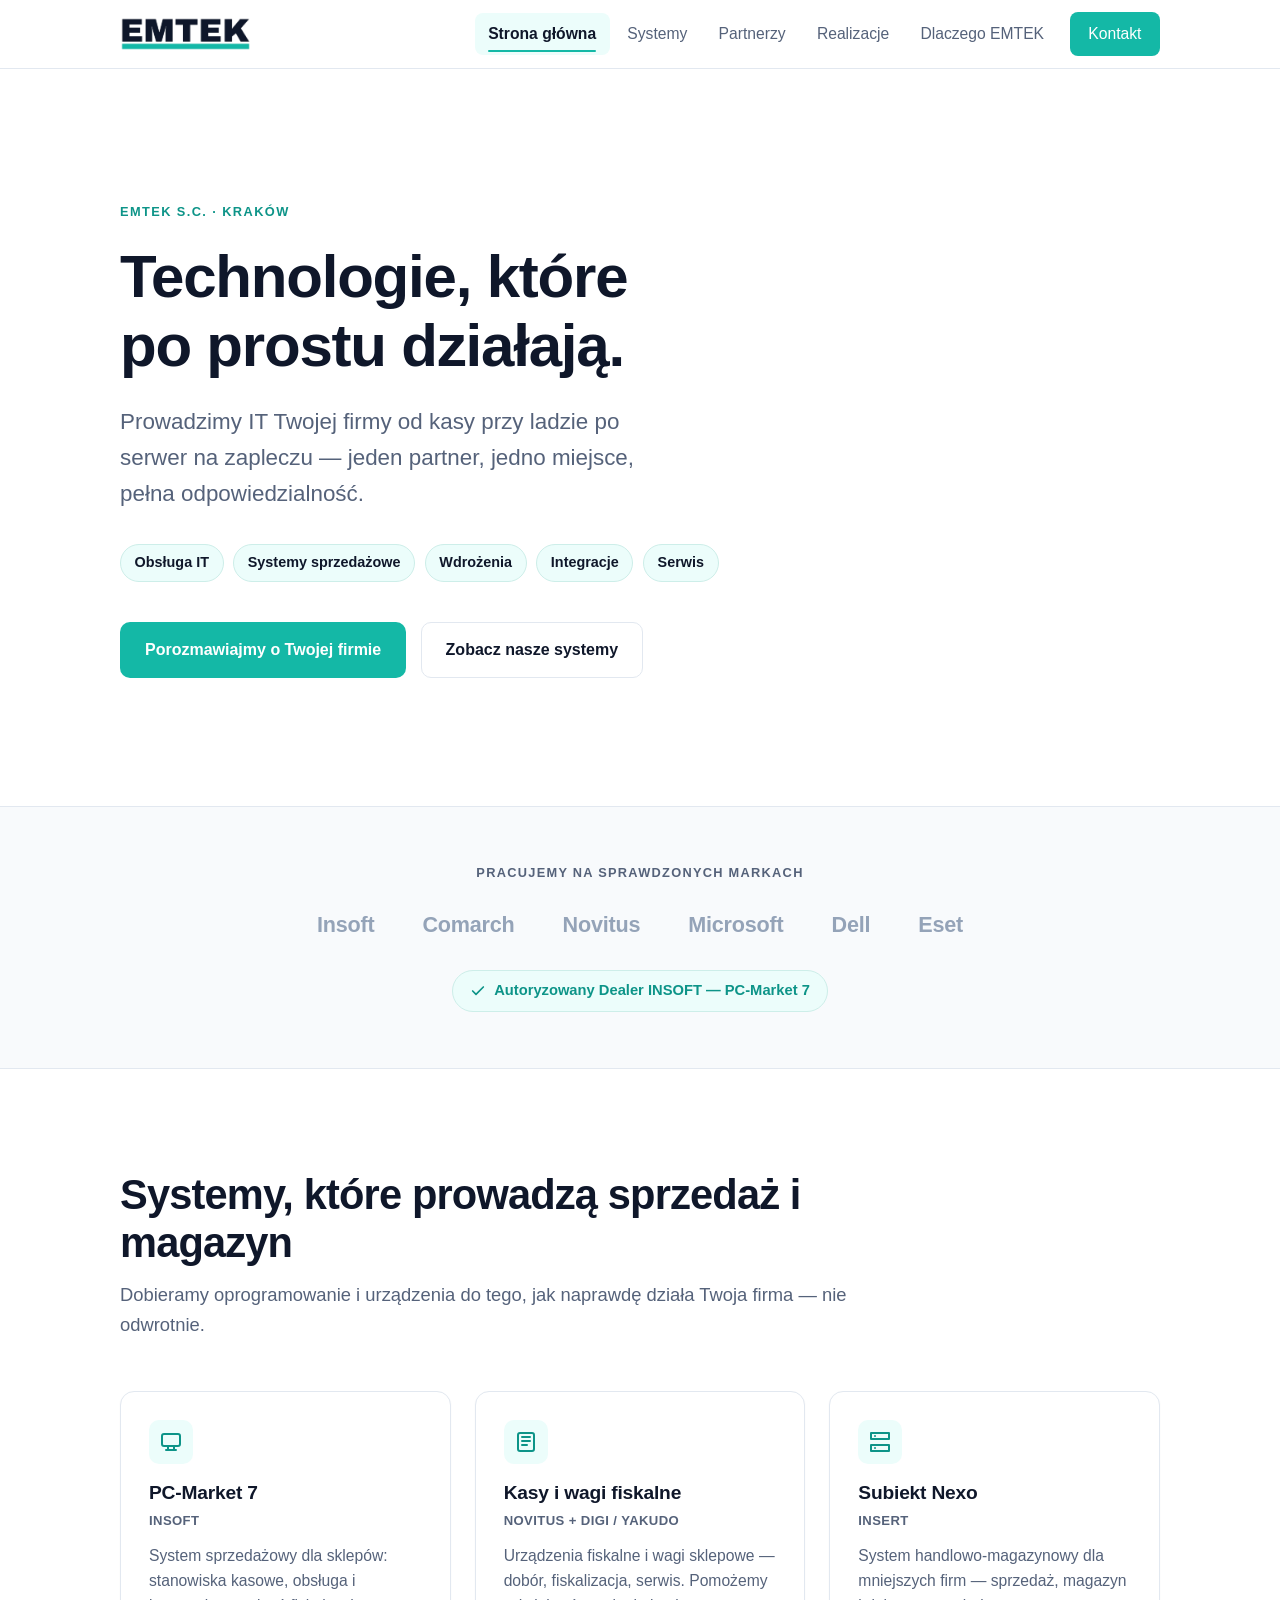
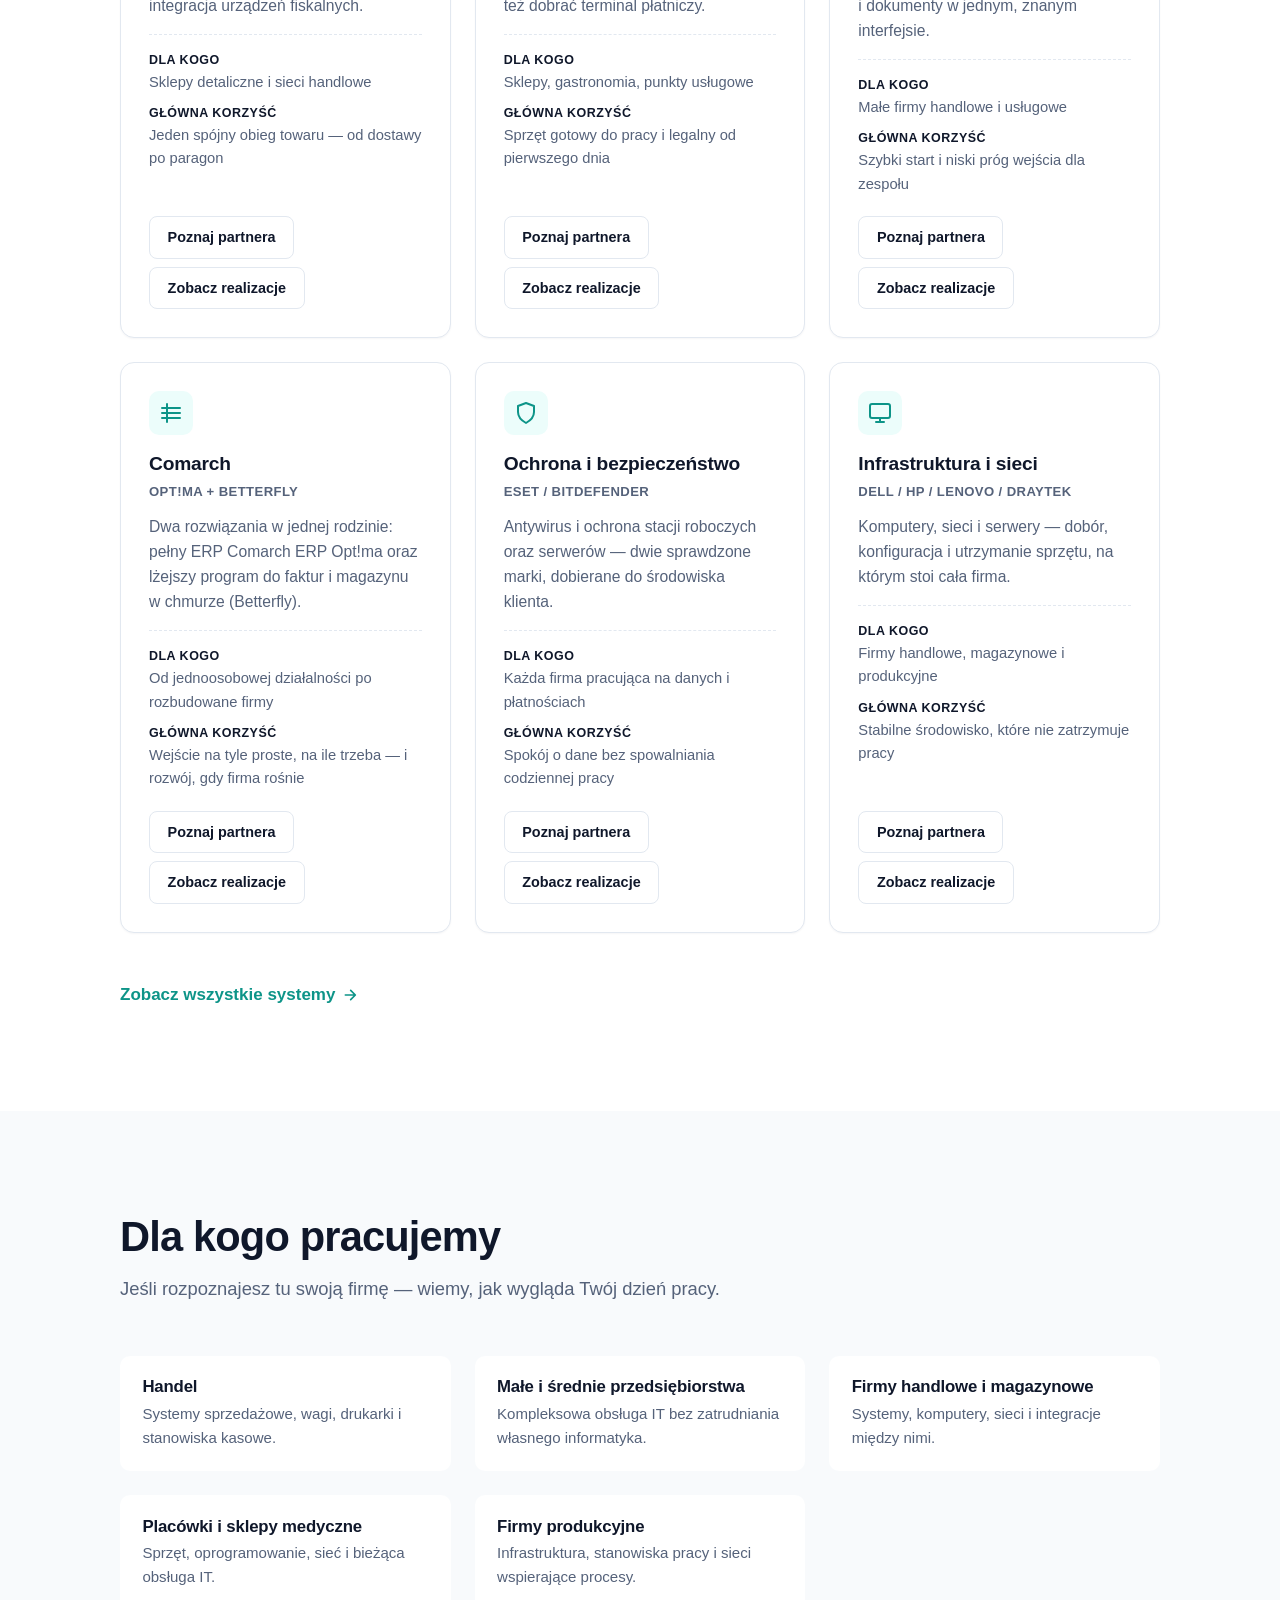
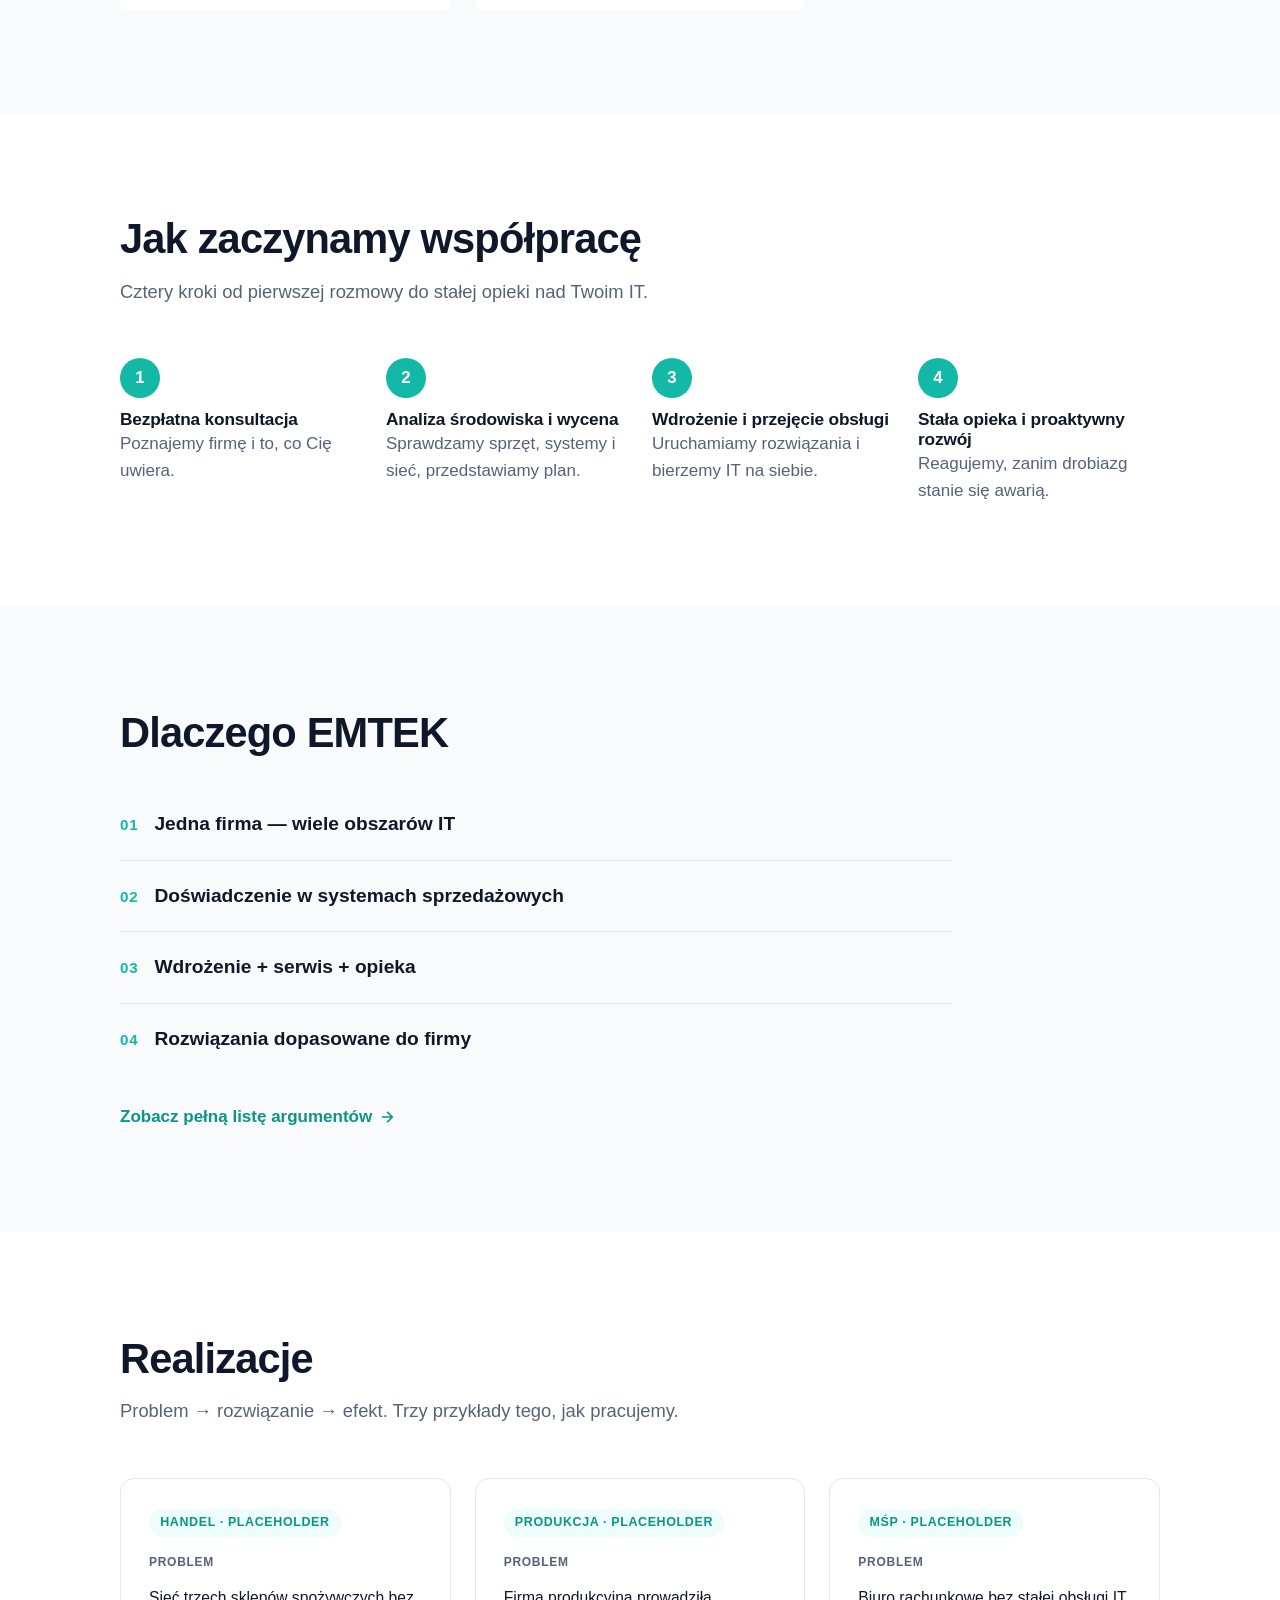
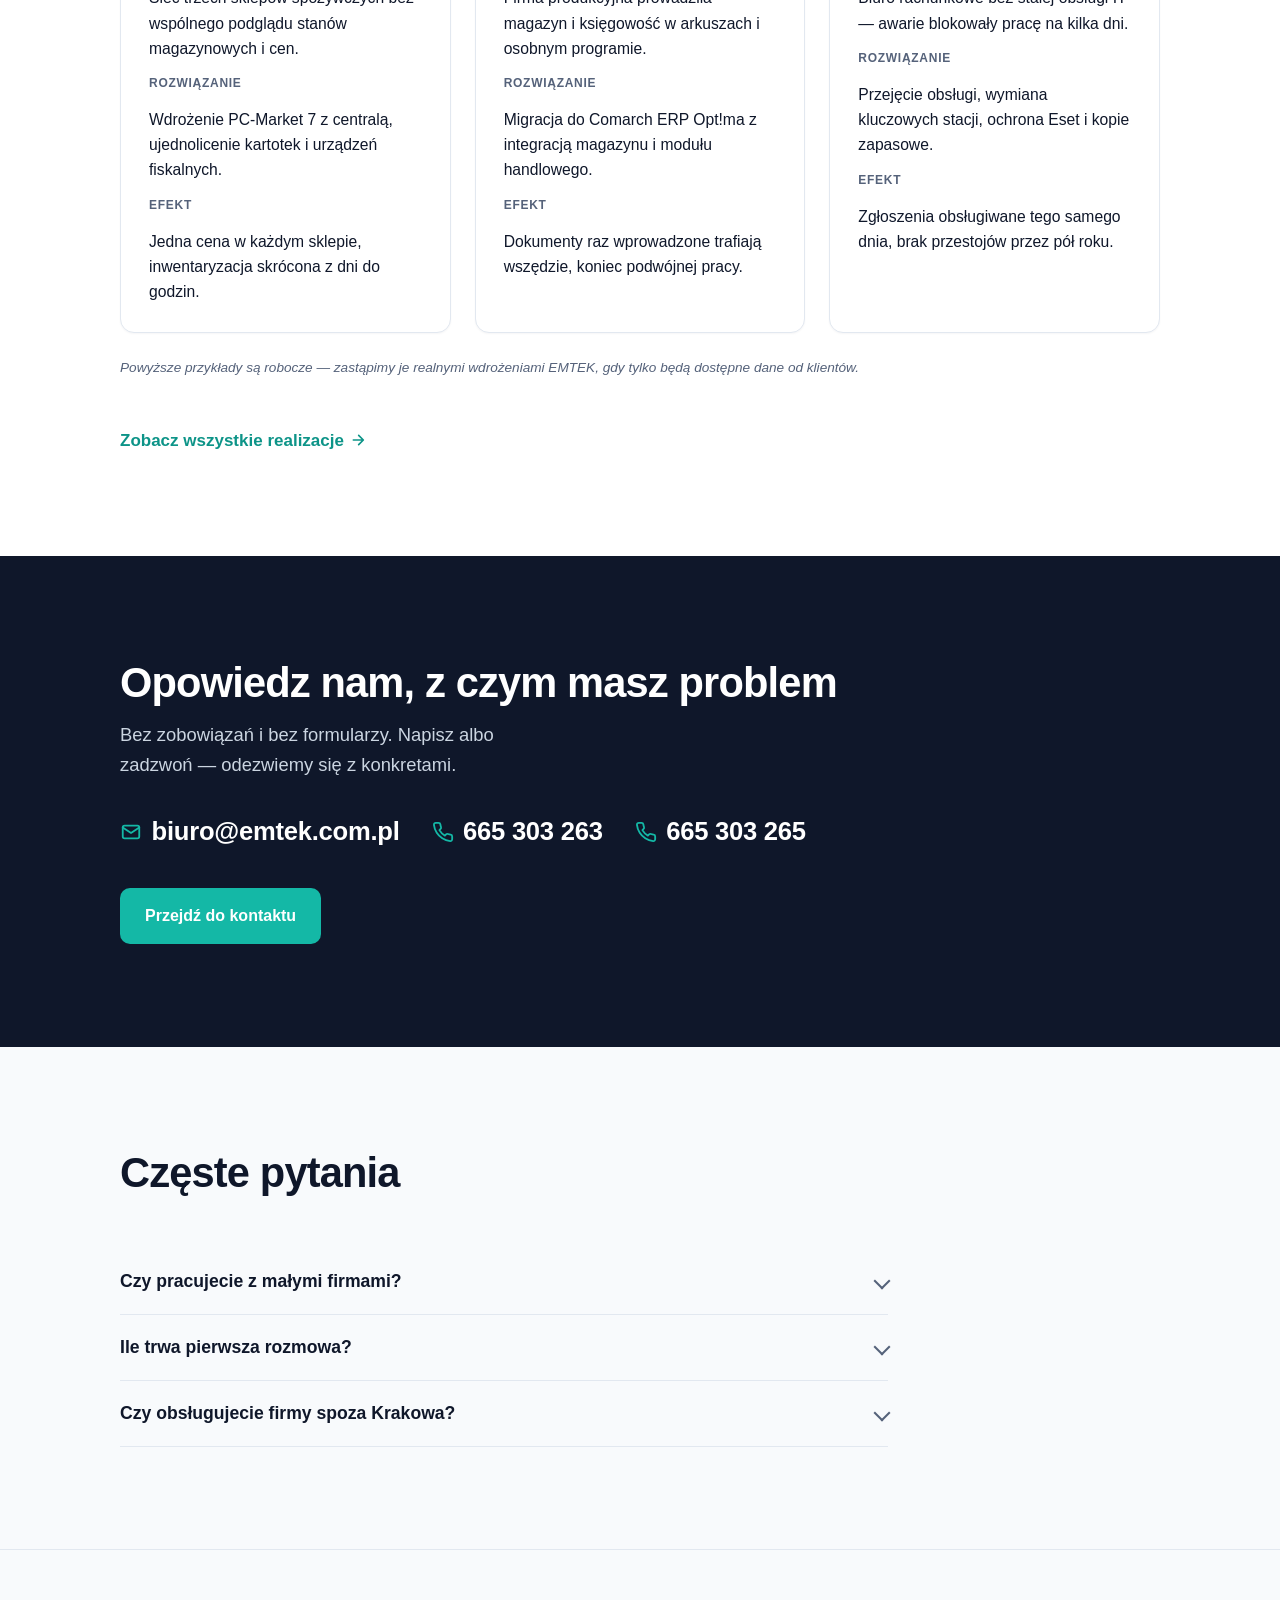
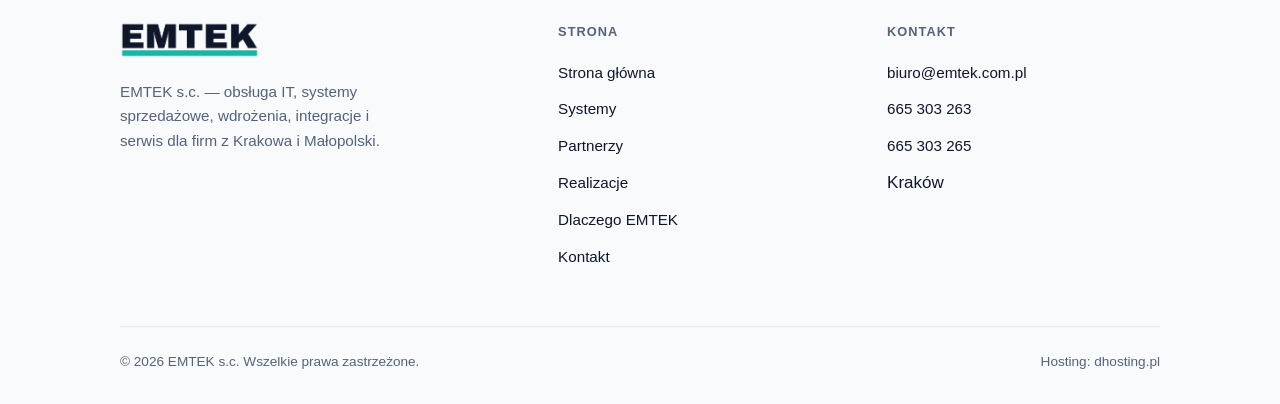
<file: index.html>
<!DOCTYPE html>
<html lang="pl">
<head>
  <meta charset="UTF-8">
  <meta name="viewport" content="width=device-width, initial-scale=1">
  <title>EMTEK s.c. — Technologie, które po prostu działają</title>
  <meta name="description" content="EMTEK s.c. z Krakowa: obsługa IT, systemy sprzedażowe, wdrożenia, integracje i serwis dla firm handlowych i MŚP. Autoryzowany Dealer INSOFT (PC-Market 7).">
  <link rel="stylesheet" href="styles.css">
</head>
<body>
  <a class="skip-link" href="#main">Przejdź do treści</a>

  <!-- ==================== NAGŁÓWEK ==================== -->
  <header class="site-header">
    <div class="container site-header__inner">
      <a class="brand" href="index.html" aria-label="EMTEK s.c. — strona główna">
        <img class="brand__logo" src="assets/emtek-logo.png" alt="EMTEK s.c." width="152" height="40">
      </a>
      <button class="nav-toggle" aria-expanded="false" aria-controls="site-nav" aria-label="Menu">
        <svg width="26" height="26" viewBox="0 0 24 24" fill="none" stroke="currentColor" stroke-width="2" stroke-linecap="round"><path d="M4 7h16M4 12h16M4 17h16"/></svg>
      </button>
      <nav class="site-nav" id="site-nav" aria-label="Główna">
        <a href="index.html">Strona główna</a>
        <a href="systemy.html">Systemy</a>
        <a href="partnerzy.html">Partnerzy</a>
        <a href="realizacje.html">Realizacje</a>
        <a href="dlaczego-emtek.html">Dlaczego EMTEK</a>
        <a class="btn btn--primary btn--sm" href="kontakt.html">Kontakt</a>
      </nav>
    </div>
  </header>

  <main id="main">

    <!-- ==================== 1. HERO ==================== -->
    <section class="hero">
      <div class="container">
        <span class="eyebrow">EMTEK s.c. · Kraków</span>
        <h1>Technologie, które po prostu działają.</h1>
        <p class="hero__sub">Prowadzimy IT Twojej firmy od kasy przy ladzie po serwer na zapleczu — jeden partner, jedno miejsce, pełna odpowiedzialność.</p>

        <div class="tag-row">
          <span class="tag">Obsługa IT</span>
          <span class="tag">Systemy sprzedażowe</span>
          <span class="tag">Wdrożenia</span>
          <span class="tag">Integracje</span>
          <span class="tag">Serwis</span>
        </div>

        <div class="hero__cta">
          <a class="btn btn--primary" href="kontakt.html">Porozmawiajmy o Twojej firmie</a>
          <a class="btn btn--ghost" href="systemy.html">Zobacz nasze systemy</a>
        </div>
      </div>
    </section>

    <!-- ==================== 2. PASEK ZAUFANIA ==================== -->
    <section class="trust" aria-label="Marki, z którymi pracujemy">
      <div class="container">
        <p class="trust__label">Pracujemy na sprawdzonych markach</p>
        <div class="trust__brands">
          <span>Insoft</span>
          <span>Comarch</span>
          <span>Novitus</span>
          <span>Microsoft</span>
          <span>Dell</span>
          <span>Eset</span>
        </div>
        <div class="trust__badge">
          <span>
            <svg width="16" height="16" viewBox="0 0 24 24" fill="none" stroke="currentColor" stroke-width="2.5" stroke-linecap="round" stroke-linejoin="round"><path d="M20 6 9 17l-5-5"/></svg>
            Autoryzowany Dealer INSOFT — PC-Market 7
          </span>
        </div>
      </div>
    </section>

    <!-- ==================== 3. SYSTEMY — TEASER ==================== -->
    <section class="section" id="systemy">
      <div class="container">
        <div class="section__head">
          <h2>Systemy, które prowadzą sprzedaż i magazyn</h2>
          <p>Dobieramy oprogramowanie i urządzenia do tego, jak naprawdę działa Twoja firma — nie odwrotnie.</p>
        </div>

        <div class="grid grid--3">

          <article class="card">
            <div class="card__icon">
              <svg viewBox="0 0 24 24" fill="none" stroke="currentColor" stroke-width="2" stroke-linecap="round" stroke-linejoin="round"><rect x="3" y="4" width="18" height="12" rx="2"/><path d="M7 20h10M9 16v4M15 16v4"/></svg>
            </div>
            <h3>PC-Market 7</h3>
            <p class="card__partner">Insoft</p>
            <p class="card__desc">System sprzedażowy dla sklepów: stanowiska kasowe, obsługa i integracja urządzeń fiskalnych.</p>
            <dl class="card__meta">
              <dt>Dla kogo</dt>
              <dd>Sklepy detaliczne i sieci handlowe</dd>
              <dt>Główna korzyść</dt>
              <dd>Jeden spójny obieg towaru — od dostawy po paragon</dd>
            </dl>
            <div class="card__cta">
              <a class="btn btn--ghost btn--sm" href="partnerzy.html#insoft">Poznaj partnera</a>
              <a class="btn btn--ghost btn--sm" href="realizacje.html?tag=pc-market">Zobacz realizacje</a>
            </div>
          </article>

          <article class="card">
            <div class="card__icon">
              <svg viewBox="0 0 24 24" fill="none" stroke="currentColor" stroke-width="2" stroke-linecap="round" stroke-linejoin="round"><rect x="4" y="3" width="16" height="18" rx="2"/><path d="M8 7h8M8 11h8M8 15h5"/></svg>
            </div>
            <h3>Kasy i wagi fiskalne</h3>
            <p class="card__partner">Novitus + DIGI / YAKUDO</p>
            <p class="card__desc">Urządzenia fiskalne i wagi sklepowe — dobór, fiskalizacja, serwis. Pomożemy też dobrać terminal płatniczy.</p>
            <dl class="card__meta">
              <dt>Dla kogo</dt>
              <dd>Sklepy, gastronomia, punkty usługowe</dd>
              <dt>Główna korzyść</dt>
              <dd>Sprzęt gotowy do pracy i legalny od pierwszego dnia</dd>
            </dl>
            <div class="card__cta">
              <a class="btn btn--ghost btn--sm" href="partnerzy.html#novitus">Poznaj partnera</a>
              <a class="btn btn--ghost btn--sm" href="realizacje.html?tag=fiskalne">Zobacz realizacje</a>
            </div>
          </article>

          <article class="card">
            <div class="card__icon">
              <svg viewBox="0 0 24 24" fill="none" stroke="currentColor" stroke-width="2" stroke-linecap="round" stroke-linejoin="round"><path d="M3 3h18v6H3zM3 15h18v6H3z"/><path d="M7 6h.01M7 18h.01"/></svg>
            </div>
            <h3>Subiekt Nexo</h3>
            <p class="card__partner">Insert</p>
            <p class="card__desc">System handlowo-magazynowy dla mniejszych firm — sprzedaż, magazyn i dokumenty w jednym, znanym interfejsie.</p>
            <dl class="card__meta">
              <dt>Dla kogo</dt>
              <dd>Małe firmy handlowe i usługowe</dd>
              <dt>Główna korzyść</dt>
              <dd>Szybki start i niski próg wejścia dla zespołu</dd>
            </dl>
            <div class="card__cta">
              <a class="btn btn--ghost btn--sm" href="partnerzy.html#insert">Poznaj partnera</a>
              <a class="btn btn--ghost btn--sm" href="realizacje.html?tag=subiekt">Zobacz realizacje</a>
            </div>
          </article>

          <article class="card">
            <div class="card__icon">
              <svg viewBox="0 0 24 24" fill="none" stroke="currentColor" stroke-width="2" stroke-linecap="round" stroke-linejoin="round"><path d="M3 7h18M3 12h18M3 17h18"/><path d="M8 3v18"/></svg>
            </div>
            <h3>Comarch</h3>
            <p class="card__partner">Opt!ma + Betterfly</p>
            <p class="card__desc">Dwa rozwiązania w jednej rodzinie: pełny ERP Comarch ERP Opt!ma oraz lżejszy program do faktur i magazynu w chmurze (Betterfly).</p>
            <dl class="card__meta">
              <dt>Dla kogo</dt>
              <dd>Od jednoosobowej działalności po rozbudowane firmy</dd>
              <dt>Główna korzyść</dt>
              <dd>Wejście na tyle proste, na ile trzeba — i rozwój, gdy firma rośnie</dd>
            </dl>
            <div class="card__cta">
              <a class="btn btn--ghost btn--sm" href="partnerzy.html#comarch">Poznaj partnera</a>
              <a class="btn btn--ghost btn--sm" href="realizacje.html?tag=comarch">Zobacz realizacje</a>
            </div>
          </article>

          <article class="card">
            <div class="card__icon">
              <svg viewBox="0 0 24 24" fill="none" stroke="currentColor" stroke-width="2" stroke-linecap="round" stroke-linejoin="round"><path d="M12 2 4 5v6c0 5 3.5 8.5 8 11 4.5-2.5 8-6 8-11V5z"/></svg>
            </div>
            <h3>Ochrona i bezpieczeństwo</h3>
            <p class="card__partner">Eset / Bitdefender</p>
            <p class="card__desc">Antywirus i ochrona stacji roboczych oraz serwerów — dwie sprawdzone marki, dobierane do środowiska klienta.</p>
            <dl class="card__meta">
              <dt>Dla kogo</dt>
              <dd>Każda firma pracująca na danych i płatnościach</dd>
              <dt>Główna korzyść</dt>
              <dd>Spokój o dane bez spowalniania codziennej pracy</dd>
            </dl>
            <div class="card__cta">
              <a class="btn btn--ghost btn--sm" href="partnerzy.html#eset">Poznaj partnera</a>
              <a class="btn btn--ghost btn--sm" href="realizacje.html?tag=bezpieczenstwo">Zobacz realizacje</a>
            </div>
          </article>

          <article class="card">
            <div class="card__icon">
              <svg viewBox="0 0 24 24" fill="none" stroke="currentColor" stroke-width="2" stroke-linecap="round" stroke-linejoin="round"><rect x="2" y="3" width="20" height="14" rx="2"/><path d="M8 21h8M12 17v4"/></svg>
            </div>
            <h3>Infrastruktura i sieci</h3>
            <p class="card__partner">Dell / HP / Lenovo / DrayTek</p>
            <p class="card__desc">Komputery, sieci i serwery — dobór, konfiguracja i utrzymanie sprzętu, na którym stoi cała firma.</p>
            <dl class="card__meta">
              <dt>Dla kogo</dt>
              <dd>Firmy handlowe, magazynowe i produkcyjne</dd>
              <dt>Główna korzyść</dt>
              <dd>Stabilne środowisko, które nie zatrzymuje pracy</dd>
            </dl>
            <div class="card__cta">
              <a class="btn btn--ghost btn--sm" href="partnerzy.html#infrastruktura">Poznaj partnera</a>
              <a class="btn btn--ghost btn--sm" href="realizacje.html?tag=infrastruktura">Zobacz realizacje</a>
            </div>
          </article>

        </div>

        <div class="section__foot">
          <a class="link-arrow" href="systemy.html">
            Zobacz wszystkie systemy
            <svg width="16" height="16" viewBox="0 0 24 24" fill="none" stroke="currentColor" stroke-width="2.5" stroke-linecap="round" stroke-linejoin="round"><path d="M5 12h14M13 5l7 7-7 7"/></svg>
          </a>
        </div>
      </div>
    </section>

    <!-- ==================== 4. DLA KOGO PRACUJEMY ==================== -->
    <section class="section section--alt">
      <div class="container">
        <div class="section__head">
          <h2>Dla kogo pracujemy</h2>
          <p>Jeśli rozpoznajesz tu swoją firmę — wiemy, jak wygląda Twój dzień pracy.</p>
        </div>

        <div class="audience">
          <div class="audience__item">
            <h3>Handel</h3>
            <p>Systemy sprzedażowe, wagi, drukarki i stanowiska kasowe.</p>
          </div>
          <div class="audience__item">
            <h3>Małe i średnie przedsiębiorstwa</h3>
            <p>Kompleksowa obsługa IT bez zatrudniania własnego informatyka.</p>
          </div>
          <div class="audience__item">
            <h3>Firmy handlowe i magazynowe</h3>
            <p>Systemy, komputery, sieci i integracje między nimi.</p>
          </div>
          <div class="audience__item">
            <h3>Placówki i sklepy medyczne</h3>
            <p>Sprzęt, oprogramowanie, sieć i bieżąca obsługa IT.</p>
          </div>
          <div class="audience__item">
            <h3>Firmy produkcyjne</h3>
            <p>Infrastruktura, stanowiska pracy i sieci wspierające procesy.</p>
          </div>
        </div>
      </div>
    </section>

    <!-- ==================== 5. JAK ZACZYNAMY ==================== -->
    <section class="section">
      <div class="container">
        <div class="section__head">
          <h2>Jak zaczynamy współpracę</h2>
          <p>Cztery kroki od pierwszej rozmowy do stałej opieki nad Twoim IT.</p>
        </div>

        <div class="steps">
          <div class="step">
            <h3>Bezpłatna konsultacja</h3>
            <p>Poznajemy firmę i to, co Cię uwiera.</p>
          </div>
          <div class="step">
            <h3>Analiza środowiska i wycena</h3>
            <p>Sprawdzamy sprzęt, systemy i sieć, przedstawiamy plan.</p>
          </div>
          <div class="step">
            <h3>Wdrożenie i przejęcie obsługi</h3>
            <p>Uruchamiamy rozwiązania i bierzemy IT na siebie.</p>
          </div>
          <div class="step">
            <h3>Stała opieka i proaktywny rozwój</h3>
            <p>Reagujemy, zanim drobiazg stanie się awarią.</p>
          </div>
        </div>
      </div>
    </section>

    <!-- ==================== 6. DLACZEGO EMTEK — TEASER ==================== -->
    <section class="section section--alt">
      <div class="container">
        <div class="section__head">
          <h2>Dlaczego EMTEK</h2>
        </div>

        <ol class="reasons">
          <li><span>Jedna firma — wiele obszarów IT</span></li>
          <li><span>Doświadczenie w systemach sprzedażowych</span></li>
          <li><span>Wdrożenie + serwis + opieka</span></li>
          <li><span>Rozwiązania dopasowane do firmy</span></li>
        </ol>

        <div class="section__foot">
          <a class="link-arrow" href="dlaczego-emtek.html">
            Zobacz pełną listę argumentów
            <svg width="16" height="16" viewBox="0 0 24 24" fill="none" stroke="currentColor" stroke-width="2.5" stroke-linecap="round" stroke-linejoin="round"><path d="M5 12h14M13 5l7 7-7 7"/></svg>
          </a>
        </div>
      </div>
    </section>

    <!-- ==================== 7. REALIZACJE — TEASER ==================== -->
    <section class="section">
      <div class="container">
        <div class="section__head">
          <h2>Realizacje</h2>
          <p>Problem → rozwiązanie → efekt. Trzy przykłady tego, jak pracujemy.</p>
        </div>

        <div class="grid grid--3">
          <article class="case">
            <span class="case__tag">Handel · placeholder</span>
            <dl>
              <dt>Problem</dt>
              <dd>Sieć trzech sklepów spożywczych bez wspólnego podglądu stanów magazynowych i cen.</dd>
              <dt>Rozwiązanie</dt>
              <dd>Wdrożenie PC-Market 7 z centralą, ujednolicenie kartotek i urządzeń fiskalnych.</dd>
              <dt>Efekt</dt>
              <dd>Jedna cena w każdym sklepie, inwentaryzacja skrócona z dni do godzin.</dd>
            </dl>
          </article>

          <article class="case">
            <span class="case__tag">Produkcja · placeholder</span>
            <dl>
              <dt>Problem</dt>
              <dd>Firma produkcyjna prowadziła magazyn i księgowość w arkuszach i osobnym programie.</dd>
              <dt>Rozwiązanie</dt>
              <dd>Migracja do Comarch ERP Opt!ma z integracją magazynu i modułu handlowego.</dd>
              <dt>Efekt</dt>
              <dd>Dokumenty raz wprowadzone trafiają wszędzie, koniec podwójnej pracy.</dd>
            </dl>
          </article>

          <article class="case">
            <span class="case__tag">MŚP · placeholder</span>
            <dl>
              <dt>Problem</dt>
              <dd>Biuro rachunkowe bez stałej obsługi IT — awarie blokowały pracę na kilka dni.</dd>
              <dt>Rozwiązanie</dt>
              <dd>Przejęcie obsługi, wymiana kluczowych stacji, ochrona Eset i kopie zapasowe.</dd>
              <dt>Efekt</dt>
              <dd>Zgłoszenia obsługiwane tego samego dnia, brak przestojów przez pół roku.</dd>
            </dl>
          </article>
        </div>

        <p class="placeholder-note">Powyższe przykłady są robocze — zastąpimy je realnymi wdrożeniami EMTEK, gdy tylko będą dostępne dane od klientów.</p>

        <div class="section__foot">
          <a class="link-arrow" href="realizacje.html">
            Zobacz wszystkie realizacje
            <svg width="16" height="16" viewBox="0 0 24 24" fill="none" stroke="currentColor" stroke-width="2.5" stroke-linecap="round" stroke-linejoin="round"><path d="M5 12h14M13 5l7 7-7 7"/></svg>
          </a>
        </div>
      </div>
    </section>

    <!-- ==================== 8. KONTAKT ==================== -->
    <section class="section contact" id="kontakt">
      <div class="container">
        <h2>Opowiedz nam, z czym masz problem</h2>
        <p>Bez zobowiązań i bez formularzy. Napisz albo zadzwoń — odezwiemy się z konkretami.</p>

        <div class="contact__methods">
          <a href="mailto:biuro@emtek.com.pl">
            <svg viewBox="0 0 24 24" fill="none" stroke="currentColor" stroke-width="2" stroke-linecap="round" stroke-linejoin="round"><rect x="3" y="5" width="18" height="14" rx="2"/><path d="m3 7 9 6 9-6"/></svg>
            biuro@emtek.com.pl
          </a>
          <a href="tel:665303263">
            <svg viewBox="0 0 24 24" fill="none" stroke="currentColor" stroke-width="2" stroke-linecap="round" stroke-linejoin="round"><path d="M22 16.92v3a2 2 0 0 1-2.18 2 19.79 19.79 0 0 1-8.63-3.07 19.5 19.5 0 0 1-6-6 19.79 19.79 0 0 1-3.07-8.67A2 2 0 0 1 4.11 2h3a2 2 0 0 1 2 1.72c.13.96.36 1.9.7 2.81a2 2 0 0 1-.45 2.11L8.09 9.91a16 16 0 0 0 6 6l1.27-1.27a2 2 0 0 1 2.11-.45c.91.34 1.85.57 2.81.7A2 2 0 0 1 22 16.92z"/></svg>
            665 303 263
          </a>
          <a href="tel:665303265">
            <svg viewBox="0 0 24 24" fill="none" stroke="currentColor" stroke-width="2" stroke-linecap="round" stroke-linejoin="round"><path d="M22 16.92v3a2 2 0 0 1-2.18 2 19.79 19.79 0 0 1-8.63-3.07 19.5 19.5 0 0 1-6-6 19.79 19.79 0 0 1-3.07-8.67A2 2 0 0 1 4.11 2h3a2 2 0 0 1 2 1.72c.13.96.36 1.9.7 2.81a2 2 0 0 1-.45 2.11L8.09 9.91a16 16 0 0 0 6 6l1.27-1.27a2 2 0 0 1 2.11-.45c.91.34 1.85.57 2.81.7A2 2 0 0 1 22 16.92z"/></svg>
            665 303 265
          </a>
        </div>

        <a class="btn btn--primary" href="kontakt.html">Przejdź do kontaktu</a>
      </div>
    </section>

    <!-- ==================== 9. FAQ ==================== -->
    <section class="section section--alt">
      <div class="container">
        <div class="section__head">
          <h2>Częste pytania</h2>
        </div>

        <div class="faq">
          <details>
            <summary>Czy pracujecie z małymi firmami?</summary>
            <p>Tak. Dużą część naszych klientów stanowią jednoosobowe działalności oraz małe firmy handlowe i usługowe. Dobieramy rozwiązania do skali firmy — od prostego programu do faktur po pełny system sprzedażowy.</p>
          </details>
          <details>
            <summary>Ile trwa pierwsza rozmowa?</summary>
            <p>Zwykle 20–30 minut. Chcemy zrozumieć, jak działa Twoja firma i co sprawia najwięcej kłopotu. Nie wymaga przygotowania z Twojej strony i nie wiąże się z żadnym kosztem.</p>
          </details>
          <details>
            <summary>Czy obsługujecie firmy spoza Krakowa?</summary>
            <p>Tak. Działamy w Krakowie i na terenie Małopolski — u klienta na miejscu, a poza regionem zdalnie oraz w ustalonych terminach. Zakres ustalamy przy pierwszej rozmowie.</p>
          </details>
        </div>
      </div>
    </section>

  </main>

  <!-- ==================== 10. STOPKA ==================== -->
  <footer class="site-footer">
    <div class="container">
      <div class="site-footer__grid">
        <div class="site-footer__about">
          <a class="brand" href="index.html" aria-label="EMTEK s.c. — strona główna">
            <img class="brand__logo" src="assets/emtek-logo.png" alt="EMTEK s.c." width="152" height="40">
          </a>
          <p>EMTEK s.c. — obsługa IT, systemy sprzedażowe, wdrożenia, integracje i serwis dla firm z Krakowa i Małopolski.</p>
        </div>

        <div>
          <h4>Strona</h4>
          <ul>
            <li><a href="index.html">Strona główna</a></li>
            <li><a href="systemy.html">Systemy</a></li>
            <li><a href="partnerzy.html">Partnerzy</a></li>
            <li><a href="realizacje.html">Realizacje</a></li>
            <li><a href="dlaczego-emtek.html">Dlaczego EMTEK</a></li>
            <li><a href="kontakt.html">Kontakt</a></li>
          </ul>
        </div>

        <div>
          <h4>Kontakt</h4>
          <ul>
            <li><a href="mailto:biuro@emtek.com.pl">biuro@emtek.com.pl</a></li>
            <li><a href="tel:665303263">665 303 263</a></li>
            <li><a href="tel:665303265">665 303 265</a></li>
            <li>Kraków</li>
          </ul>
        </div>
      </div>

      <div class="site-footer__bottom">
        <span>&copy; <span id="year">2026</span> EMTEK s.c. Wszelkie prawa zastrzeżone.</span>
        <a href="https://dhosting.pl" rel="noopener">Hosting: dhosting.pl</a>
      </div>
    </div>
  </footer>

  <script src="main.js"></script>
</body>
</html>
</file>
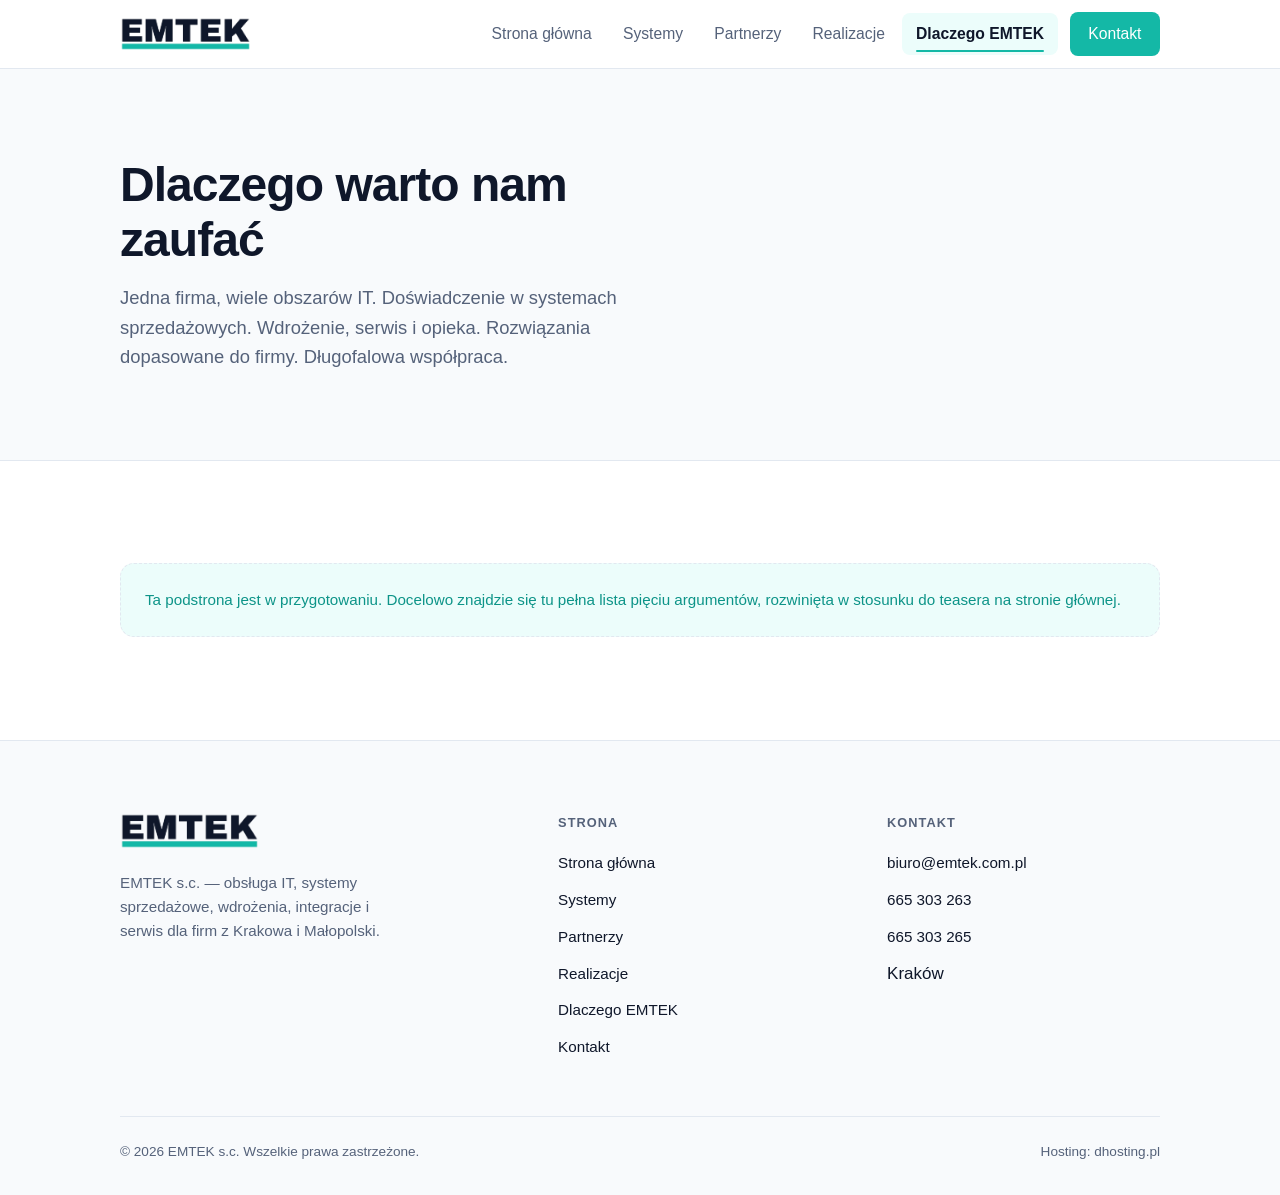
<file: dlaczego-emtek.html>
<!DOCTYPE html>
<html lang="pl">
<head>
  <meta charset="UTF-8">
  <meta name="viewport" content="width=device-width, initial-scale=1">
  <title>Dlaczego EMTEK — EMTEK s.c.</title>
  <meta name="description" content="Jedna firma, wiele obszarów IT. Doświadczenie w systemach sprzedażowych. Wdrożenie, serwis i opieka. Rozwiązania dopasowane do firmy. Długofalowa współpraca.">
  <link rel="stylesheet" href="styles.css">
</head>
<body>
  <a class="skip-link" href="#main">Przejdź do treści</a>
  <header class="site-header">
    <div class="container site-header__inner">
      <a class="brand" href="index.html" aria-label="EMTEK s.c. — strona główna">
        <img class="brand__logo" src="assets/emtek-logo.png" alt="EMTEK s.c." width="152" height="40">
      </a>
      <button class="nav-toggle" aria-expanded="false" aria-controls="site-nav" aria-label="Menu">
        <svg width="26" height="26" viewBox="0 0 24 24" fill="none" stroke="currentColor" stroke-width="2" stroke-linecap="round"><path d="M4 7h16M4 12h16M4 17h16"/></svg>
      </button>
      <nav class="site-nav" id="site-nav" aria-label="Główna">
        <a href="index.html">Strona główna</a>
        <a href="systemy.html">Systemy</a>
        <a href="partnerzy.html">Partnerzy</a>
        <a href="realizacje.html">Realizacje</a>
        <a href="dlaczego-emtek.html">Dlaczego EMTEK</a>
        <a class="btn btn--primary btn--sm" href="kontakt.html">Kontakt</a>
      </nav>
    </div>
  </header>
  <main id="main">
    <section class="page-hero">
      <div class="container">
        <h1>Dlaczego warto nam zaufać</h1>
        <p>Jedna firma, wiele obszarów IT. Doświadczenie w systemach sprzedażowych. Wdrożenie, serwis i opieka. Rozwiązania dopasowane do firmy. Długofalowa współpraca.</p>
      </div>
    </section>
    <section class="section">
      <div class="container">
        <div class="stub-note">Ta podstrona jest w przygotowaniu. Docelowo znajdzie się tu pełna lista pięciu argumentów, rozwinięta w stosunku do teasera na stronie głównej.</div>
      </div>
    </section>
  </main>
  <footer class="site-footer">
    <div class="container">
      <div class="site-footer__grid">
        <div class="site-footer__about">
          <a class="brand" href="index.html" aria-label="EMTEK s.c. — strona główna">
            <img class="brand__logo" src="assets/emtek-logo.png" alt="EMTEK s.c." width="152" height="40">
          </a>
          <p>EMTEK s.c. — obsługa IT, systemy sprzedażowe, wdrożenia, integracje i serwis dla firm z Krakowa i Małopolski.</p>
        </div>
        <div>
          <h4>Strona</h4>
          <ul>
            <li><a href="index.html">Strona główna</a></li>
            <li><a href="systemy.html">Systemy</a></li>
            <li><a href="partnerzy.html">Partnerzy</a></li>
            <li><a href="realizacje.html">Realizacje</a></li>
            <li><a href="dlaczego-emtek.html">Dlaczego EMTEK</a></li>
            <li><a href="kontakt.html">Kontakt</a></li>
          </ul>
        </div>
        <div>
          <h4>Kontakt</h4>
          <ul>
            <li><a href="mailto:biuro@emtek.com.pl">biuro@emtek.com.pl</a></li>
            <li><a href="tel:665303263">665 303 263</a></li>
            <li><a href="tel:665303265">665 303 265</a></li>
            <li>Kraków</li>
          </ul>
        </div>
      </div>
      <div class="site-footer__bottom">
        <span>&copy; <span id="year">2026</span> EMTEK s.c. Wszelkie prawa zastrzeżone.</span>
        <a href="https://dhosting.pl" rel="noopener">Hosting: dhosting.pl</a>
      </div>
    </div>
  </footer>
  <script src="main.js"></script>
</body>
</html>
</file>
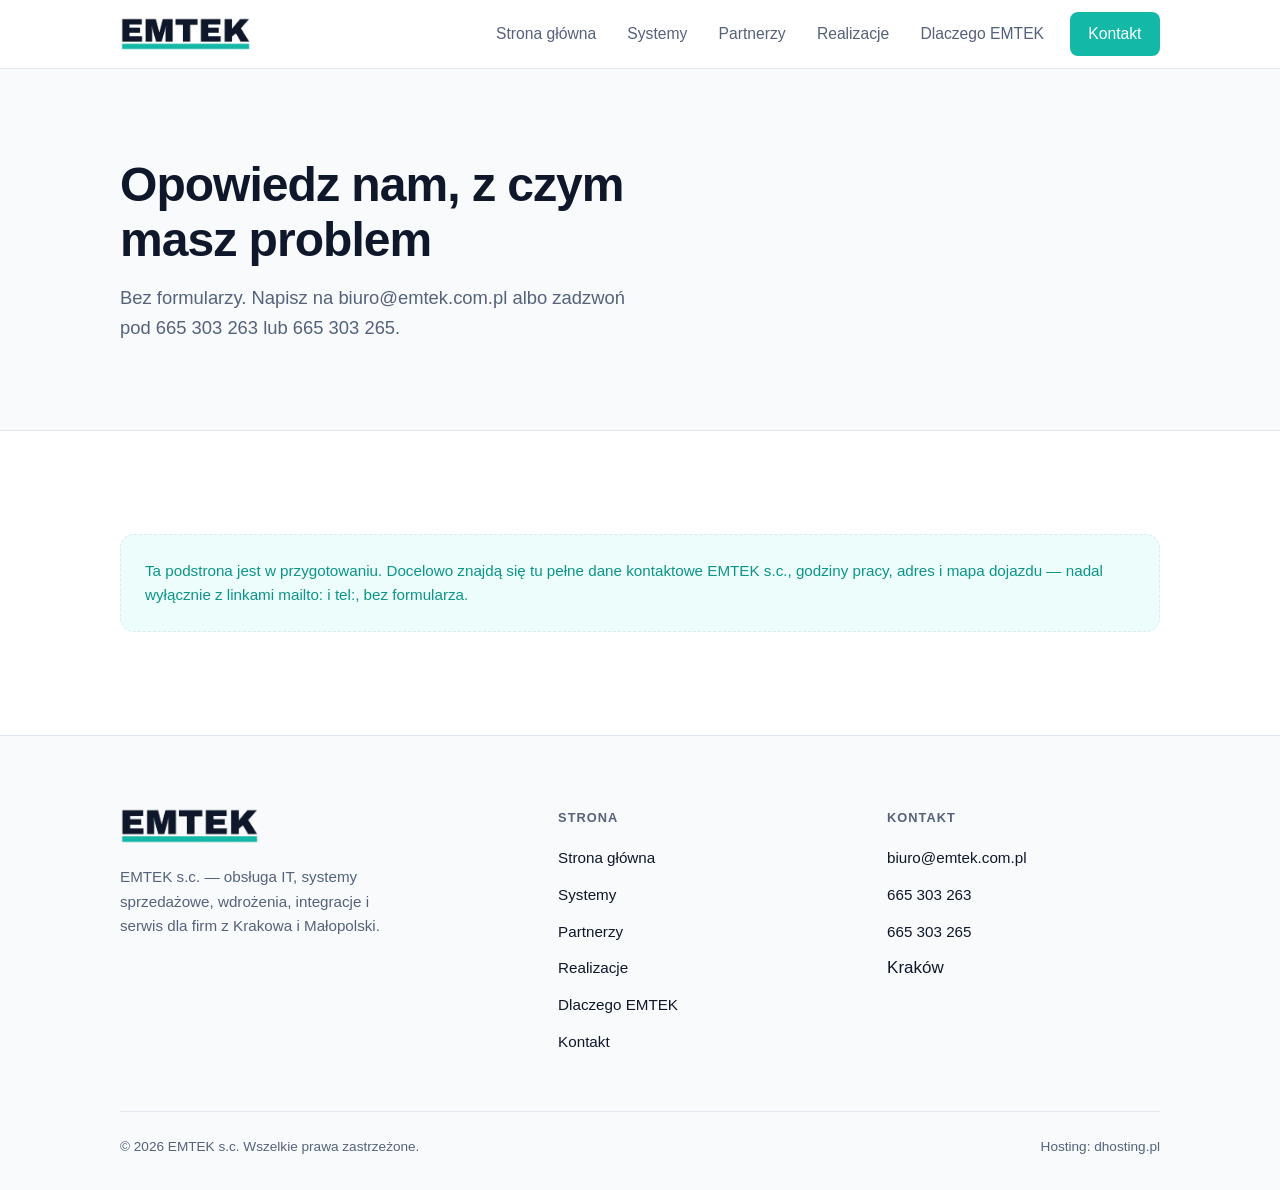
<file: kontakt.html>
<!DOCTYPE html>
<html lang="pl">
<head>
  <meta charset="UTF-8">
  <meta name="viewport" content="width=device-width, initial-scale=1">
  <title>Kontakt — EMTEK s.c.</title>
  <meta name="description" content="Bez formularzy. Napisz na biuro@emtek.com.pl albo zadzwoń pod 665 303 263 lub 665 303 265.">
  <link rel="stylesheet" href="styles.css">
</head>
<body>
  <a class="skip-link" href="#main">Przejdź do treści</a>
  <header class="site-header">
    <div class="container site-header__inner">
      <a class="brand" href="index.html" aria-label="EMTEK s.c. — strona główna">
        <img class="brand__logo" src="assets/emtek-logo.png" alt="EMTEK s.c." width="152" height="40">
      </a>
      <button class="nav-toggle" aria-expanded="false" aria-controls="site-nav" aria-label="Menu">
        <svg width="26" height="26" viewBox="0 0 24 24" fill="none" stroke="currentColor" stroke-width="2" stroke-linecap="round"><path d="M4 7h16M4 12h16M4 17h16"/></svg>
      </button>
      <nav class="site-nav" id="site-nav" aria-label="Główna">
        <a href="index.html">Strona główna</a>
        <a href="systemy.html">Systemy</a>
        <a href="partnerzy.html">Partnerzy</a>
        <a href="realizacje.html">Realizacje</a>
        <a href="dlaczego-emtek.html">Dlaczego EMTEK</a>
        <a class="btn btn--primary btn--sm" href="kontakt.html">Kontakt</a>
      </nav>
    </div>
  </header>
  <main id="main">
    <section class="page-hero">
      <div class="container">
        <h1>Opowiedz nam, z czym masz problem</h1>
        <p>Bez formularzy. Napisz na biuro@emtek.com.pl albo zadzwoń pod 665 303 263 lub 665 303 265.</p>
      </div>
    </section>
    <section class="section">
      <div class="container">
        <div class="stub-note">Ta podstrona jest w przygotowaniu. Docelowo znajdą się tu pełne dane kontaktowe EMTEK s.c., godziny pracy, adres i mapa dojazdu — nadal wyłącznie z linkami mailto: i tel:, bez formularza.</div>
      </div>
    </section>
  </main>
  <footer class="site-footer">
    <div class="container">
      <div class="site-footer__grid">
        <div class="site-footer__about">
          <a class="brand" href="index.html" aria-label="EMTEK s.c. — strona główna">
            <img class="brand__logo" src="assets/emtek-logo.png" alt="EMTEK s.c." width="152" height="40">
          </a>
          <p>EMTEK s.c. — obsługa IT, systemy sprzedażowe, wdrożenia, integracje i serwis dla firm z Krakowa i Małopolski.</p>
        </div>
        <div>
          <h4>Strona</h4>
          <ul>
            <li><a href="index.html">Strona główna</a></li>
            <li><a href="systemy.html">Systemy</a></li>
            <li><a href="partnerzy.html">Partnerzy</a></li>
            <li><a href="realizacje.html">Realizacje</a></li>
            <li><a href="dlaczego-emtek.html">Dlaczego EMTEK</a></li>
            <li><a href="kontakt.html">Kontakt</a></li>
          </ul>
        </div>
        <div>
          <h4>Kontakt</h4>
          <ul>
            <li><a href="mailto:biuro@emtek.com.pl">biuro@emtek.com.pl</a></li>
            <li><a href="tel:665303263">665 303 263</a></li>
            <li><a href="tel:665303265">665 303 265</a></li>
            <li>Kraków</li>
          </ul>
        </div>
      </div>
      <div class="site-footer__bottom">
        <span>&copy; <span id="year">2026</span> EMTEK s.c. Wszelkie prawa zastrzeżone.</span>
        <a href="https://dhosting.pl" rel="noopener">Hosting: dhosting.pl</a>
      </div>
    </div>
  </footer>
  <script src="main.js"></script>
</body>
</html>
</file>
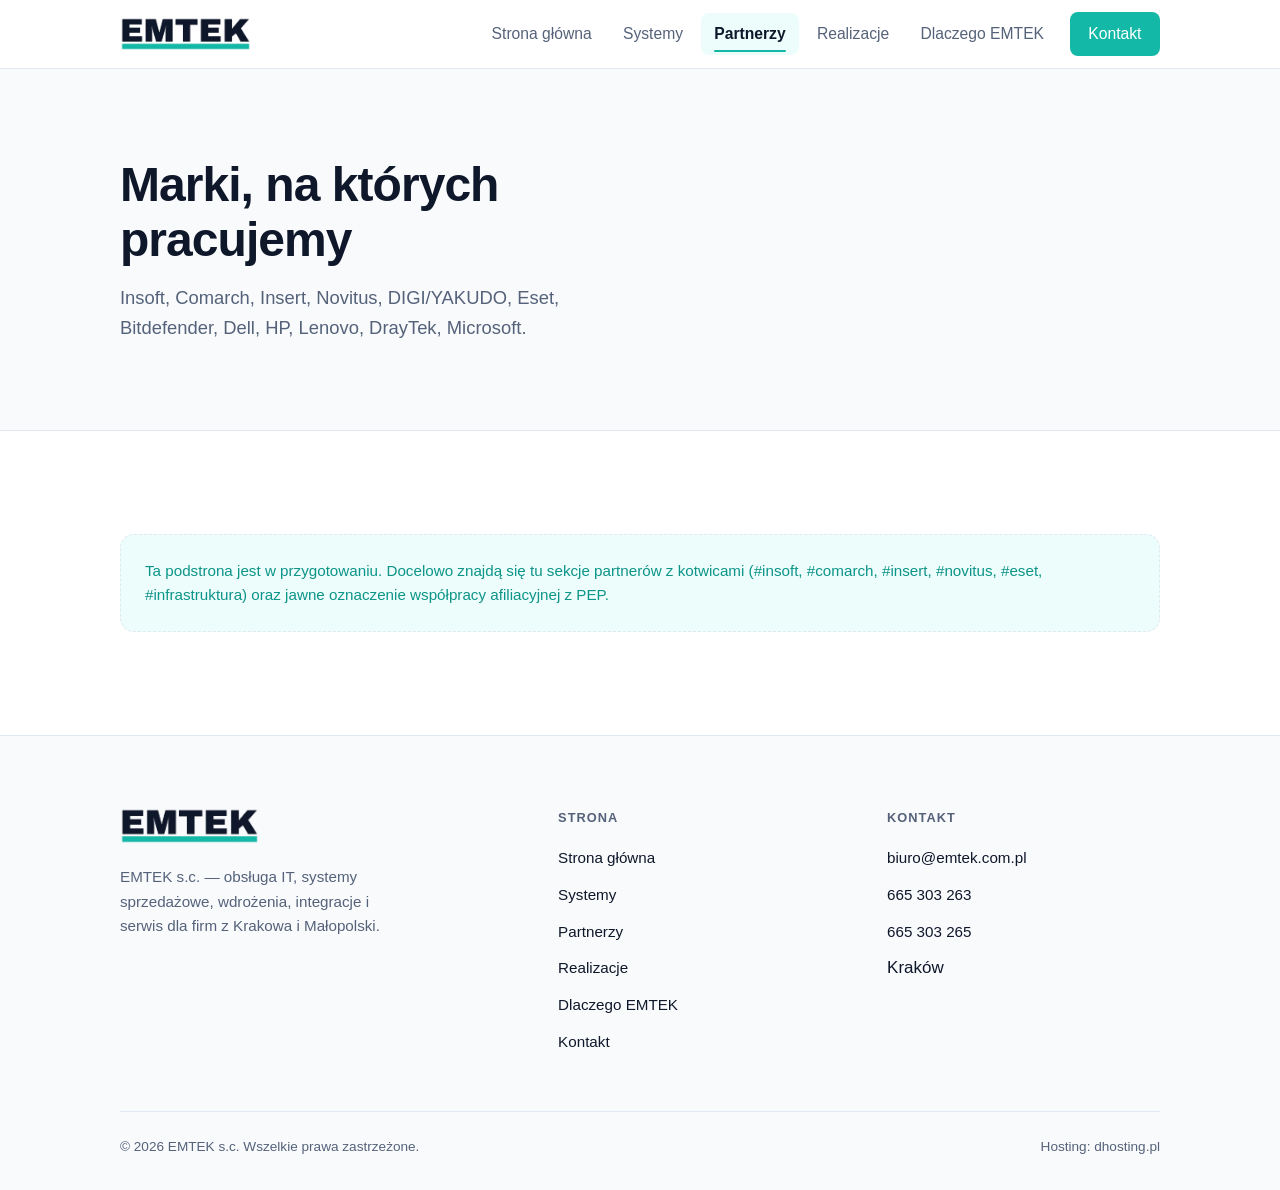
<file: partnerzy.html>
<!DOCTYPE html>
<html lang="pl">
<head>
  <meta charset="UTF-8">
  <meta name="viewport" content="width=device-width, initial-scale=1">
  <title>Partnerzy — EMTEK s.c.</title>
  <meta name="description" content="Insoft, Comarch, Insert, Novitus, DIGI/YAKUDO, Eset, Bitdefender, Dell, HP, Lenovo, DrayTek, Microsoft.">
  <link rel="stylesheet" href="styles.css">
</head>
<body>
  <a class="skip-link" href="#main">Przejdź do treści</a>
  <header class="site-header">
    <div class="container site-header__inner">
      <a class="brand" href="index.html" aria-label="EMTEK s.c. — strona główna">
        <img class="brand__logo" src="assets/emtek-logo.png" alt="EMTEK s.c." width="152" height="40">
      </a>
      <button class="nav-toggle" aria-expanded="false" aria-controls="site-nav" aria-label="Menu">
        <svg width="26" height="26" viewBox="0 0 24 24" fill="none" stroke="currentColor" stroke-width="2" stroke-linecap="round"><path d="M4 7h16M4 12h16M4 17h16"/></svg>
      </button>
      <nav class="site-nav" id="site-nav" aria-label="Główna">
        <a href="index.html">Strona główna</a>
        <a href="systemy.html">Systemy</a>
        <a href="partnerzy.html">Partnerzy</a>
        <a href="realizacje.html">Realizacje</a>
        <a href="dlaczego-emtek.html">Dlaczego EMTEK</a>
        <a class="btn btn--primary btn--sm" href="kontakt.html">Kontakt</a>
      </nav>
    </div>
  </header>
  <main id="main">
    <section class="page-hero">
      <div class="container">
        <h1>Marki, na których pracujemy</h1>
        <p>Insoft, Comarch, Insert, Novitus, DIGI/YAKUDO, Eset, Bitdefender, Dell, HP, Lenovo, DrayTek, Microsoft.</p>
      </div>
    </section>
    <section class="section">
      <div class="container">
        <div class="stub-note">Ta podstrona jest w przygotowaniu. Docelowo znajdą się tu sekcje partnerów z kotwicami (#insoft, #comarch, #insert, #novitus, #eset, #infrastruktura) oraz jawne oznaczenie współpracy afiliacyjnej z PEP.</div>
      </div>
    </section>
  </main>
  <footer class="site-footer">
    <div class="container">
      <div class="site-footer__grid">
        <div class="site-footer__about">
          <a class="brand" href="index.html" aria-label="EMTEK s.c. — strona główna">
            <img class="brand__logo" src="assets/emtek-logo.png" alt="EMTEK s.c." width="152" height="40">
          </a>
          <p>EMTEK s.c. — obsługa IT, systemy sprzedażowe, wdrożenia, integracje i serwis dla firm z Krakowa i Małopolski.</p>
        </div>
        <div>
          <h4>Strona</h4>
          <ul>
            <li><a href="index.html">Strona główna</a></li>
            <li><a href="systemy.html">Systemy</a></li>
            <li><a href="partnerzy.html">Partnerzy</a></li>
            <li><a href="realizacje.html">Realizacje</a></li>
            <li><a href="dlaczego-emtek.html">Dlaczego EMTEK</a></li>
            <li><a href="kontakt.html">Kontakt</a></li>
          </ul>
        </div>
        <div>
          <h4>Kontakt</h4>
          <ul>
            <li><a href="mailto:biuro@emtek.com.pl">biuro@emtek.com.pl</a></li>
            <li><a href="tel:665303263">665 303 263</a></li>
            <li><a href="tel:665303265">665 303 265</a></li>
            <li>Kraków</li>
          </ul>
        </div>
      </div>
      <div class="site-footer__bottom">
        <span>&copy; <span id="year">2026</span> EMTEK s.c. Wszelkie prawa zastrzeżone.</span>
        <a href="https://dhosting.pl" rel="noopener">Hosting: dhosting.pl</a>
      </div>
    </div>
  </footer>
  <script src="main.js"></script>
</body>
</html>
</file>
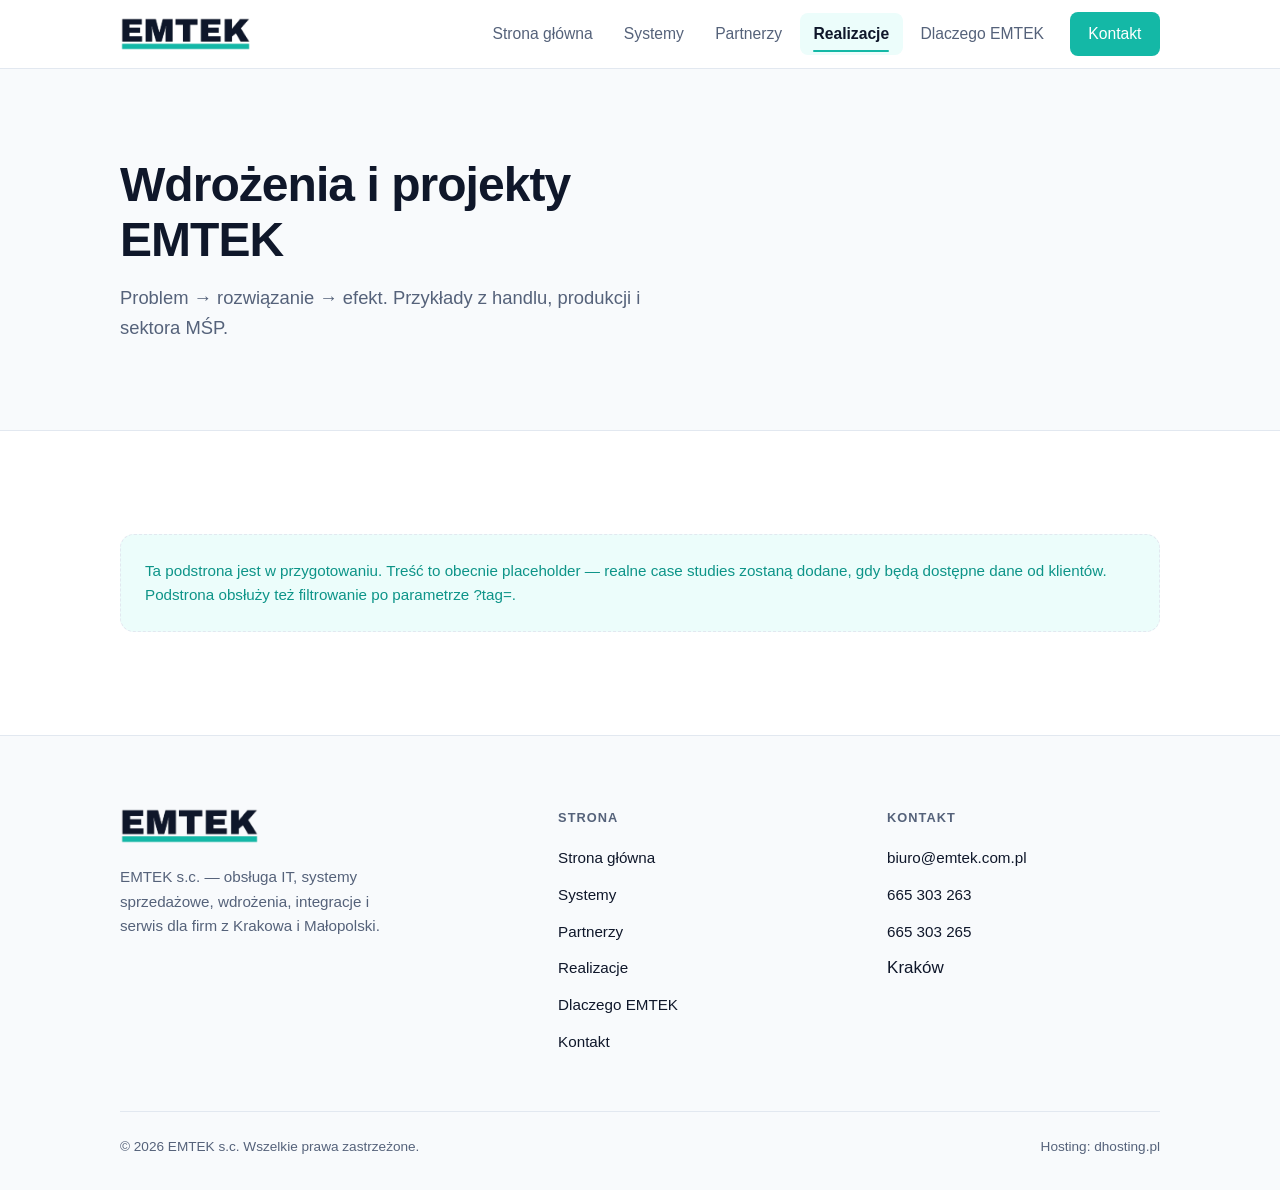
<file: realizacje.html>
<!DOCTYPE html>
<html lang="pl">
<head>
  <meta charset="UTF-8">
  <meta name="viewport" content="width=device-width, initial-scale=1">
  <title>Realizacje — EMTEK s.c.</title>
  <meta name="description" content="Problem → rozwiązanie → efekt. Przykłady z handlu, produkcji i sektora MŚP.">
  <link rel="stylesheet" href="styles.css">
</head>
<body>
  <a class="skip-link" href="#main">Przejdź do treści</a>
  <header class="site-header">
    <div class="container site-header__inner">
      <a class="brand" href="index.html" aria-label="EMTEK s.c. — strona główna">
        <img class="brand__logo" src="assets/emtek-logo.png" alt="EMTEK s.c." width="152" height="40">
      </a>
      <button class="nav-toggle" aria-expanded="false" aria-controls="site-nav" aria-label="Menu">
        <svg width="26" height="26" viewBox="0 0 24 24" fill="none" stroke="currentColor" stroke-width="2" stroke-linecap="round"><path d="M4 7h16M4 12h16M4 17h16"/></svg>
      </button>
      <nav class="site-nav" id="site-nav" aria-label="Główna">
        <a href="index.html">Strona główna</a>
        <a href="systemy.html">Systemy</a>
        <a href="partnerzy.html">Partnerzy</a>
        <a href="realizacje.html">Realizacje</a>
        <a href="dlaczego-emtek.html">Dlaczego EMTEK</a>
        <a class="btn btn--primary btn--sm" href="kontakt.html">Kontakt</a>
      </nav>
    </div>
  </header>
  <main id="main">
    <section class="page-hero">
      <div class="container">
        <h1>Wdrożenia i projekty EMTEK</h1>
        <p>Problem → rozwiązanie → efekt. Przykłady z handlu, produkcji i sektora MŚP.</p>
      </div>
    </section>
    <section class="section">
      <div class="container">
        <div class="stub-note">Ta podstrona jest w przygotowaniu. Treść to obecnie placeholder — realne case studies zostaną dodane, gdy będą dostępne dane od klientów. Podstrona obsłuży też filtrowanie po parametrze ?tag=.</div>
      </div>
    </section>
  </main>
  <footer class="site-footer">
    <div class="container">
      <div class="site-footer__grid">
        <div class="site-footer__about">
          <a class="brand" href="index.html" aria-label="EMTEK s.c. — strona główna">
            <img class="brand__logo" src="assets/emtek-logo.png" alt="EMTEK s.c." width="152" height="40">
          </a>
          <p>EMTEK s.c. — obsługa IT, systemy sprzedażowe, wdrożenia, integracje i serwis dla firm z Krakowa i Małopolski.</p>
        </div>
        <div>
          <h4>Strona</h4>
          <ul>
            <li><a href="index.html">Strona główna</a></li>
            <li><a href="systemy.html">Systemy</a></li>
            <li><a href="partnerzy.html">Partnerzy</a></li>
            <li><a href="realizacje.html">Realizacje</a></li>
            <li><a href="dlaczego-emtek.html">Dlaczego EMTEK</a></li>
            <li><a href="kontakt.html">Kontakt</a></li>
          </ul>
        </div>
        <div>
          <h4>Kontakt</h4>
          <ul>
            <li><a href="mailto:biuro@emtek.com.pl">biuro@emtek.com.pl</a></li>
            <li><a href="tel:665303263">665 303 263</a></li>
            <li><a href="tel:665303265">665 303 265</a></li>
            <li>Kraków</li>
          </ul>
        </div>
      </div>
      <div class="site-footer__bottom">
        <span>&copy; <span id="year">2026</span> EMTEK s.c. Wszelkie prawa zastrzeżone.</span>
        <a href="https://dhosting.pl" rel="noopener">Hosting: dhosting.pl</a>
      </div>
    </div>
  </footer>
  <script src="main.js"></script>
</body>
</html>
</file>
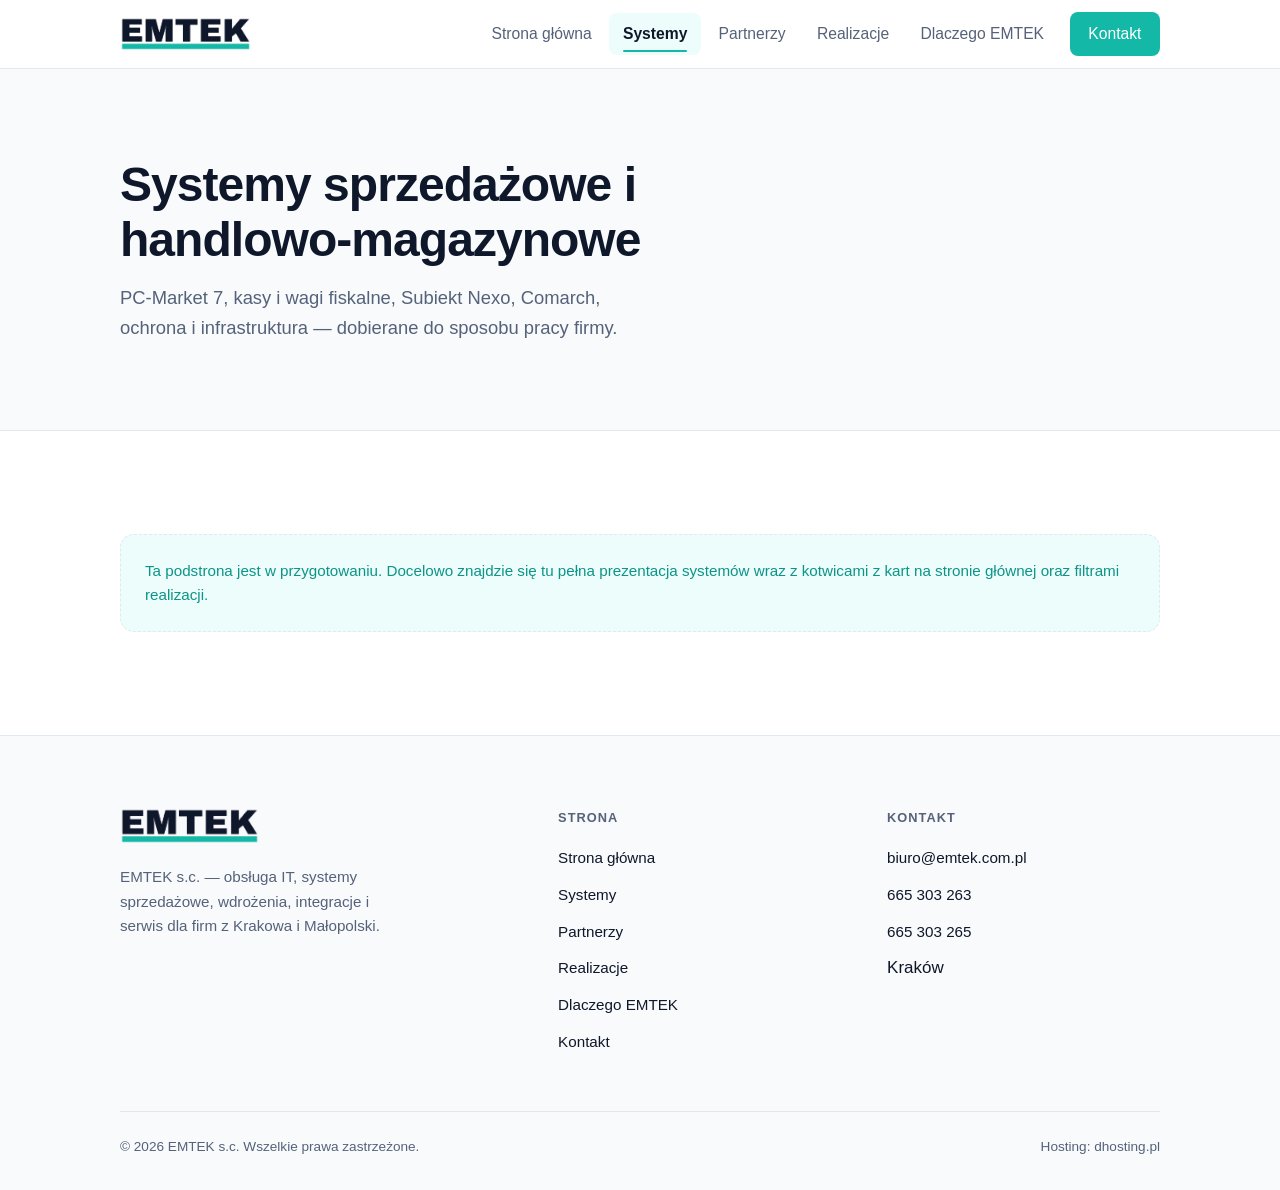
<file: systemy.html>
<!DOCTYPE html>
<html lang="pl">
<head>
  <meta charset="UTF-8">
  <meta name="viewport" content="width=device-width, initial-scale=1">
  <title>Systemy — EMTEK s.c.</title>
  <meta name="description" content="PC-Market 7, kasy i wagi fiskalne, Subiekt Nexo, Comarch, ochrona i infrastruktura — dobierane do sposobu pracy firmy.">
  <link rel="stylesheet" href="styles.css">
</head>
<body>
  <a class="skip-link" href="#main">Przejdź do treści</a>
  <header class="site-header">
    <div class="container site-header__inner">
      <a class="brand" href="index.html" aria-label="EMTEK s.c. — strona główna">
        <img class="brand__logo" src="assets/emtek-logo.png" alt="EMTEK s.c." width="152" height="40">
      </a>
      <button class="nav-toggle" aria-expanded="false" aria-controls="site-nav" aria-label="Menu">
        <svg width="26" height="26" viewBox="0 0 24 24" fill="none" stroke="currentColor" stroke-width="2" stroke-linecap="round"><path d="M4 7h16M4 12h16M4 17h16"/></svg>
      </button>
      <nav class="site-nav" id="site-nav" aria-label="Główna">
        <a href="index.html">Strona główna</a>
        <a href="systemy.html">Systemy</a>
        <a href="partnerzy.html">Partnerzy</a>
        <a href="realizacje.html">Realizacje</a>
        <a href="dlaczego-emtek.html">Dlaczego EMTEK</a>
        <a class="btn btn--primary btn--sm" href="kontakt.html">Kontakt</a>
      </nav>
    </div>
  </header>
  <main id="main">
    <section class="page-hero">
      <div class="container">
        <h1>Systemy sprzedażowe i handlowo-magazynowe</h1>
        <p>PC-Market 7, kasy i wagi fiskalne, Subiekt Nexo, Comarch, ochrona i infrastruktura — dobierane do sposobu pracy firmy.</p>
      </div>
    </section>
    <section class="section">
      <div class="container">
        <div class="stub-note">Ta podstrona jest w przygotowaniu. Docelowo znajdzie się tu pełna prezentacja systemów wraz z kotwicami z kart na stronie głównej oraz filtrami realizacji.</div>
      </div>
    </section>
  </main>
  <footer class="site-footer">
    <div class="container">
      <div class="site-footer__grid">
        <div class="site-footer__about">
          <a class="brand" href="index.html" aria-label="EMTEK s.c. — strona główna">
            <img class="brand__logo" src="assets/emtek-logo.png" alt="EMTEK s.c." width="152" height="40">
          </a>
          <p>EMTEK s.c. — obsługa IT, systemy sprzedażowe, wdrożenia, integracje i serwis dla firm z Krakowa i Małopolski.</p>
        </div>
        <div>
          <h4>Strona</h4>
          <ul>
            <li><a href="index.html">Strona główna</a></li>
            <li><a href="systemy.html">Systemy</a></li>
            <li><a href="partnerzy.html">Partnerzy</a></li>
            <li><a href="realizacje.html">Realizacje</a></li>
            <li><a href="dlaczego-emtek.html">Dlaczego EMTEK</a></li>
            <li><a href="kontakt.html">Kontakt</a></li>
          </ul>
        </div>
        <div>
          <h4>Kontakt</h4>
          <ul>
            <li><a href="mailto:biuro@emtek.com.pl">biuro@emtek.com.pl</a></li>
            <li><a href="tel:665303263">665 303 263</a></li>
            <li><a href="tel:665303265">665 303 265</a></li>
            <li>Kraków</li>
          </ul>
        </div>
      </div>
      <div class="site-footer__bottom">
        <span>&copy; <span id="year">2026</span> EMTEK s.c. Wszelkie prawa zastrzeżone.</span>
        <a href="https://dhosting.pl" rel="noopener">Hosting: dhosting.pl</a>
      </div>
    </div>
  </footer>
  <script src="main.js"></script>
</body>
</html>
</file>
<file: styles.css>
/* ==========================================================================
   EMTEK s.c. — arkusz stylów współdzielony
   Statyczna strona, bez frameworka. Jeden kolor przewodni (teal).
   ========================================================================== */

:root {
  --color-bg: #ffffff;
  --color-bg-alt: #f8fafc;
  --color-text: #0f172a;
  --color-text-muted: #55627a;
  --color-primary: #14b8a6;
  --color-primary-dark: #0d9488;
  --color-primary-tint: #ecfdfb;
  --color-border: #e2e8f0;

  --font-sans: -apple-system, BlinkMacSystemFont, "Segoe UI", Roboto, Oxygen,
    Ubuntu, Cantarell, "Helvetica Neue", Arial, "Noto Sans", sans-serif;

  --maxw: 1120px;
  --gap: clamp(1rem, 2vw, 1.5rem);
  --section-y: clamp(3.5rem, 8vw, 6.5rem);
  --radius: 14px;
  --radius-sm: 10px;
  --shadow-sm: 0 1px 2px rgba(15, 23, 42, 0.04);
  --shadow-md: 0 12px 32px -12px rgba(15, 23, 42, 0.14);
}

/* --------------------------------------------------------------------------
   Reset / podstawy
   -------------------------------------------------------------------------- */

*,
*::before,
*::after {
  box-sizing: border-box;
  margin: 0;
}

html {
  scroll-behavior: smooth;
  -webkit-text-size-adjust: 100%;
}

body {
  font-family: var(--font-sans);
  color: var(--color-text);
  background: var(--color-bg);
  line-height: 1.6;
  font-size: 1.0625rem;
  -webkit-font-smoothing: antialiased;
  text-rendering: optimizeLegibility;
}

img,
svg {
  display: block;
  max-width: 100%;
}

a {
  color: var(--color-primary-dark);
  text-decoration: none;
}

a:hover {
  text-decoration: underline;
}

h1,
h2,
h3 {
  line-height: 1.15;
  letter-spacing: -0.02em;
  font-weight: 700;
  color: var(--color-text);
}

h1 {
  font-size: clamp(2.25rem, 6vw, 3.75rem);
}

h2 {
  font-size: clamp(1.75rem, 4vw, 2.6rem);
}

h3 {
  font-size: 1.2rem;
  letter-spacing: -0.01em;
}

p {
  color: var(--color-text-muted);
}

:focus-visible {
  outline: 3px solid var(--color-primary);
  outline-offset: 2px;
  border-radius: 4px;
}

/* --------------------------------------------------------------------------
   Layout pomocniczy
   -------------------------------------------------------------------------- */

.container {
  width: 100%;
  max-width: var(--maxw);
  margin-inline: auto;
  padding-inline: clamp(1.25rem, 4vw, 2.5rem);
}

.section {
  padding-block: var(--section-y);
}

.section--alt {
  background: var(--color-bg-alt);
}

.section__head {
  max-width: 46rem;
  margin-bottom: clamp(2rem, 5vw, 3.25rem);
}

.section__head p {
  margin-top: 0.85rem;
  font-size: 1.15rem;
}

.skip-link {
  position: absolute;
  left: -999px;
  top: 0;
  background: var(--color-text);
  color: #fff;
  padding: 0.75rem 1.25rem;
  z-index: 100;
  border-radius: 0 0 var(--radius-sm) 0;
}

.skip-link:focus {
  left: 0;
}

/* --------------------------------------------------------------------------
   Przyciski
   -------------------------------------------------------------------------- */

.btn {
  display: inline-flex;
  align-items: center;
  gap: 0.55rem;
  font: inherit;
  font-weight: 600;
  font-size: 1rem;
  padding: 0.9rem 1.5rem;
  border-radius: 10px;
  border: 1.5px solid transparent;
  cursor: pointer;
  transition: background-color 0.15s ease, border-color 0.15s ease,
    transform 0.15s ease;
}

.btn:hover {
  text-decoration: none;
}

.btn--primary {
  background: var(--color-primary);
  color: #fff;
}

.btn--primary:hover {
  background: var(--color-primary-dark);
}

.btn--ghost {
  border-color: var(--color-border);
  color: var(--color-text);
  background: var(--color-bg);
}

.btn--ghost:hover {
  border-color: var(--color-primary);
  color: var(--color-primary-dark);
}

.btn--sm {
  padding: 0.55rem 1.1rem;
  font-size: 0.9rem;
  border-radius: 8px;
}

.link-arrow {
  display: inline-flex;
  align-items: center;
  gap: 0.4rem;
  font-weight: 600;
  color: var(--color-primary-dark);
}

.link-arrow svg {
  transition: transform 0.15s ease;
}

.link-arrow:hover svg {
  transform: translateX(3px);
}

/* --------------------------------------------------------------------------
   Nagłówek / nawigacja
   -------------------------------------------------------------------------- */

.site-header {
  position: sticky;
  top: 0;
  z-index: 50;
  background: rgba(255, 255, 255, 0.9);
  backdrop-filter: saturate(180%) blur(10px);
  border-bottom: 1px solid var(--color-border);
}

.site-header__inner {
  display: flex;
  align-items: center;
  justify-content: space-between;
  gap: 1.5rem;
  min-height: 68px;
}

.brand {
  display: inline-flex;
  align-items: center;
}

.brand:hover {
  text-decoration: none;
}

.brand__logo {
  display: block;
  width: auto;
  height: 34px;
}

.site-footer .brand__logo {
  height: 36px;
}

@media (max-width: 480px) {
  .brand__logo {
    height: 30px;
  }
}

.site-nav {
  display: flex;
  align-items: center;
  gap: 0.25rem;
}

.site-nav a {
  position: relative;
  color: var(--color-text-muted);
  font-weight: 500;
  font-size: 0.98rem;
}

.site-nav a:hover {
  text-decoration: none;
}

.site-nav a:not(.btn) {
  padding: 0.5rem 0.85rem;
  border-radius: 8px;
  transition: background-color 0.15s ease, color 0.15s ease;
}

/* Hover — delikatne jasnoteal tło pod elementem */
.site-nav a:not(.btn):hover {
  background: var(--color-primary-tint);
  color: var(--color-text);
}

/* Aktywna strona w navbarze — tło + teal podkreślenie */
.site-nav a[aria-current="page"] {
  color: var(--color-text);
  font-weight: 600;
  background: var(--color-primary-tint);
}

.site-nav a[aria-current="page"]::after {
  content: "";
  position: absolute;
  left: 0.85rem;
  right: 0.85rem;
  bottom: 3px;
  height: 2px;
  border-radius: 2px;
  background: var(--color-primary);
}

.site-nav .btn {
  color: #fff;
  margin-left: 0.5rem;
}

/* Kontakt CTA — hover zmienia tylko tło, nie kolor tekstu */
.site-nav .btn:hover {
  color: #fff;
}

.site-nav .btn::after {
  display: none;
}

.nav-toggle {
  display: none;
  background: none;
  border: 0;
  padding: 0.4rem;
  cursor: pointer;
  color: var(--color-text);
}

@media (max-width: 860px) {
  .nav-toggle {
    display: inline-flex;
  }

  .site-nav {
    position: absolute;
    top: 100%;
    left: 0;
    right: 0;
    flex-direction: column;
    align-items: stretch;
    gap: 0;
    background: var(--color-bg);
    border-bottom: 1px solid var(--color-border);
    padding: 0.5rem 0;
    box-shadow: var(--shadow-md);
  }

  .site-nav:not(.is-open) {
    display: none;
  }

  .site-nav a:not(.btn) {
    padding: 0.85rem clamp(1.25rem, 4vw, 2.5rem);
    border-radius: 0;
  }

  .site-nav a[aria-current="page"] {
    box-shadow: inset 3px 0 0 var(--color-primary);
  }

  .site-nav a[aria-current="page"]::after {
    display: none;
  }

  .site-nav .btn {
    margin: 0.6rem clamp(1.25rem, 4vw, 2.5rem);
    justify-content: center;
  }
}

/* --------------------------------------------------------------------------
   1. Hero
   -------------------------------------------------------------------------- */

.hero {
  padding-block: clamp(4rem, 11vw, 8rem);
}

.eyebrow {
  display: inline-block;
  font-size: 0.8rem;
  font-weight: 700;
  letter-spacing: 0.11em;
  text-transform: uppercase;
  color: var(--color-primary-dark);
  margin-bottom: 1.25rem;
}

.hero h1 {
  max-width: 16ch;
}

.hero__sub {
  margin-top: 1.5rem;
  font-size: clamp(1.15rem, 2.3vw, 1.4rem);
  max-width: 44ch;
  color: var(--color-text-muted);
}

.tag-row {
  display: flex;
  flex-wrap: wrap;
  gap: 0.6rem;
  margin-top: 2rem;
}

.tag {
  font-size: 0.9rem;
  font-weight: 600;
  color: var(--color-text);
  background: var(--color-primary-tint);
  border: 1px solid #cdeee9;
  padding: 0.4rem 0.85rem;
  border-radius: 999px;
}

.hero__cta {
  display: flex;
  flex-wrap: wrap;
  gap: 0.9rem;
  margin-top: 2.5rem;
}

/* --------------------------------------------------------------------------
   2. Pasek zaufania
   -------------------------------------------------------------------------- */

.trust {
  padding-block: clamp(2.5rem, 5vw, 3.5rem);
  border-block: 1px solid var(--color-border);
  background: var(--color-bg-alt);
}

.trust__label {
  font-size: 0.8rem;
  font-weight: 700;
  letter-spacing: 0.1em;
  text-transform: uppercase;
  color: var(--color-text-muted);
  text-align: center;
}

.trust__brands {
  display: flex;
  flex-wrap: wrap;
  justify-content: center;
  align-items: center;
  gap: clamp(1.25rem, 4vw, 3rem);
  margin-top: 1.5rem;
}

.trust__brands span {
  font-size: clamp(1rem, 2.2vw, 1.35rem);
  font-weight: 700;
  letter-spacing: -0.01em;
  color: #94a3b8;
}

.trust__badge {
  display: flex;
  justify-content: center;
  margin-top: 1.75rem;
}

.trust__badge span {
  display: inline-flex;
  align-items: center;
  gap: 0.5rem;
  font-size: 0.92rem;
  font-weight: 600;
  color: var(--color-primary-dark);
  background: var(--color-primary-tint);
  border: 1px solid #cdeee9;
  padding: 0.5rem 1.1rem;
  border-radius: 999px;
}

/* --------------------------------------------------------------------------
   3. Systemy — karty
   -------------------------------------------------------------------------- */

.grid {
  display: grid;
  gap: var(--gap);
}

.grid--3 {
  grid-template-columns: repeat(3, 1fr);
}

.grid--2 {
  grid-template-columns: repeat(2, 1fr);
}

@media (max-width: 900px) {
  .grid--3 {
    grid-template-columns: repeat(2, 1fr);
  }
}

@media (max-width: 620px) {
  .grid--3,
  .grid--2 {
    grid-template-columns: 1fr;
  }
}

.card {
  display: flex;
  flex-direction: column;
  background: var(--color-bg);
  border: 1px solid var(--color-border);
  border-radius: var(--radius);
  padding: 1.75rem;
  box-shadow: var(--shadow-sm);
  transition: transform 0.15s ease, box-shadow 0.15s ease,
    border-color 0.15s ease;
}

.card:hover {
  transform: translateY(-3px);
  box-shadow: var(--shadow-md);
  border-color: #cdeee9;
}

.card__icon {
  width: 44px;
  height: 44px;
  display: grid;
  place-items: center;
  border-radius: var(--radius-sm);
  background: var(--color-primary-tint);
  color: var(--color-primary-dark);
  margin-bottom: 1.1rem;
}

.card__icon svg {
  width: 24px;
  height: 24px;
}

.card h3 {
  margin-bottom: 0.35rem;
}

.card__partner {
  font-size: 0.82rem;
  font-weight: 600;
  letter-spacing: 0.03em;
  text-transform: uppercase;
  color: var(--color-text-muted);
  margin-bottom: 0.75rem;
}

.card__desc {
  font-size: 0.98rem;
}

.card__meta {
  margin-top: 1rem;
  padding-top: 1rem;
  border-top: 1px dashed var(--color-border);
  font-size: 0.92rem;
}

.card__meta dt {
  font-weight: 700;
  color: var(--color-text);
  font-size: 0.78rem;
  letter-spacing: 0.04em;
  text-transform: uppercase;
}

.card__meta dd {
  color: var(--color-text-muted);
  margin-bottom: 0.6rem;
}

.card__meta dd:last-child {
  margin-bottom: 0;
}

.card__cta {
  display: flex;
  flex-wrap: wrap;
  gap: 0.5rem;
  margin-top: auto;
  padding-top: 1.25rem;
}

.section__foot {
  margin-top: clamp(2rem, 5vw, 3rem);
}

/* --------------------------------------------------------------------------
   4. Dla kogo — lekkie karty
   -------------------------------------------------------------------------- */

.audience {
  display: grid;
  grid-template-columns: repeat(3, 1fr);
  gap: var(--gap);
}

@media (max-width: 900px) {
  .audience {
    grid-template-columns: repeat(2, 1fr);
  }
}

@media (max-width: 560px) {
  .audience {
    grid-template-columns: 1fr;
  }
}

.audience__item {
  background: var(--color-bg);
  border-radius: var(--radius-sm);
  padding: 1.35rem 1.4rem;
}

.section--alt .audience__item {
  background: var(--color-bg);
}

.audience__item h3 {
  font-size: 1.05rem;
  margin-bottom: 0.3rem;
}

.audience__item p {
  font-size: 0.94rem;
}

/* --------------------------------------------------------------------------
   5. Jak zaczynamy — kroki
   -------------------------------------------------------------------------- */

.steps {
  display: grid;
  grid-template-columns: repeat(4, 1fr);
  gap: var(--gap);
  counter-reset: step;
}

@media (max-width: 820px) {
  .steps {
    grid-template-columns: repeat(2, 1fr);
  }
}

@media (max-width: 460px) {
  .steps {
    grid-template-columns: 1fr;
  }
}

.step {
  position: relative;
  padding-top: 3.25rem;
}

.step::before {
  counter-increment: step;
  content: counter(step);
  position: absolute;
  top: 0;
  left: 0;
  width: 2.5rem;
  height: 2.5rem;
  display: grid;
  place-items: center;
  border-radius: 999px;
  background: var(--color-primary);
  color: #fff;
  font-weight: 700;
  font-size: 1.05rem;
}

.step h3 {
  font-size: 1.08rem;
}

/* --------------------------------------------------------------------------
   6. Dlaczego EMTEK — numerowana lista
   -------------------------------------------------------------------------- */

.reasons {
  list-style: none;
  padding: 0;
  counter-reset: reason;
  display: grid;
  gap: 1.25rem;
  max-width: 52rem;
}

.reasons li {
  counter-increment: reason;
  display: grid;
  grid-template-columns: auto 1fr;
  gap: 1rem;
  align-items: baseline;
  padding-bottom: 1.25rem;
  border-bottom: 1px solid var(--color-border);
  font-size: 1.2rem;
  font-weight: 600;
  color: var(--color-text);
}

.reasons li:last-child {
  border-bottom: 0;
  padding-bottom: 0;
}

.reasons li::before {
  content: counter(reason, decimal-leading-zero);
  font-size: 0.95rem;
  font-weight: 700;
  color: var(--color-primary);
  letter-spacing: 0.05em;
}

/* --------------------------------------------------------------------------
   7. Realizacje — case study
   -------------------------------------------------------------------------- */

.case {
  background: var(--color-bg);
  border: 1px solid var(--color-border);
  border-radius: var(--radius);
  padding: 1.75rem;
  box-shadow: var(--shadow-sm);
}

.case__tag {
  display: inline-block;
  font-size: 0.78rem;
  font-weight: 700;
  letter-spacing: 0.05em;
  text-transform: uppercase;
  color: var(--color-primary-dark);
  background: var(--color-primary-tint);
  padding: 0.25rem 0.7rem;
  border-radius: 999px;
  margin-bottom: 1rem;
}

.case dl {
  display: grid;
  gap: 0.85rem;
}

.case dt {
  font-size: 0.75rem;
  font-weight: 700;
  letter-spacing: 0.06em;
  text-transform: uppercase;
  color: var(--color-text-muted);
}

.case dd {
  color: var(--color-text);
  font-size: 0.98rem;
}

.placeholder-note {
  margin-top: 1.5rem;
  font-size: 0.85rem;
  color: var(--color-text-muted);
  font-style: italic;
}

/* --------------------------------------------------------------------------
   8. Kontakt
   -------------------------------------------------------------------------- */

.contact {
  background: var(--color-text);
  color: #fff;
}

.contact h2 {
  color: #fff;
}

.contact p {
  color: #cbd5e1;
  font-size: 1.15rem;
  margin-top: 0.85rem;
  max-width: 40ch;
}

.contact__methods {
  display: flex;
  flex-wrap: wrap;
  gap: 2rem;
  margin-top: 2rem;
}

.contact__methods a {
  color: #fff;
  font-size: clamp(1.15rem, 3vw, 1.6rem);
  font-weight: 700;
  letter-spacing: -0.01em;
  display: inline-flex;
  align-items: center;
  gap: 0.6rem;
}

.contact__methods a:hover {
  color: var(--color-primary);
  text-decoration: none;
}

.contact__methods svg {
  width: 22px;
  height: 22px;
  color: var(--color-primary);
}

.contact .btn {
  margin-top: 2.25rem;
}

.contact .btn--ghost {
  background: transparent;
  border-color: rgba(255, 255, 255, 0.3);
  color: #fff;
}

.contact .btn--ghost:hover {
  border-color: var(--color-primary);
  color: var(--color-primary);
}

/* --------------------------------------------------------------------------
   9. FAQ
   -------------------------------------------------------------------------- */

.faq {
  max-width: 48rem;
}

.faq details {
  border-bottom: 1px solid var(--color-border);
  padding: 1.15rem 0;
}

.faq summary {
  font-weight: 600;
  font-size: 1.1rem;
  color: var(--color-text);
  cursor: pointer;
  list-style: none;
  display: flex;
  justify-content: space-between;
  align-items: center;
  gap: 1rem;
}

.faq summary::-webkit-details-marker {
  display: none;
}

.faq summary::after {
  content: "";
  flex-shrink: 0;
  width: 12px;
  height: 12px;
  border-right: 2px solid var(--color-text-muted);
  border-bottom: 2px solid var(--color-text-muted);
  transform: rotate(45deg);
  transition: transform 0.15s ease;
}

.faq details[open] summary::after {
  transform: rotate(-135deg);
}

.faq details p {
  margin-top: 0.85rem;
  font-size: 1rem;
}

/* --------------------------------------------------------------------------
   10. Stopka
   -------------------------------------------------------------------------- */

.site-footer {
  background: var(--color-bg-alt);
  border-top: 1px solid var(--color-border);
  padding-block: clamp(3rem, 6vw, 4.5rem) 2rem;
}

.site-footer__grid {
  display: grid;
  grid-template-columns: 1.4fr 1fr 1fr;
  gap: clamp(2rem, 5vw, 3.5rem);
}

@media (max-width: 760px) {
  .site-footer__grid {
    grid-template-columns: 1fr 1fr;
  }
}

@media (max-width: 480px) {
  .site-footer__grid {
    grid-template-columns: 1fr;
  }
}

.site-footer__about p {
  margin-top: 0.85rem;
  font-size: 0.95rem;
  max-width: 34ch;
}

.site-footer h4 {
  font-size: 0.8rem;
  font-weight: 700;
  letter-spacing: 0.08em;
  text-transform: uppercase;
  color: var(--color-text-muted);
  margin-bottom: 1rem;
}

.site-footer ul {
  list-style: none;
  padding: 0;
  display: grid;
  gap: 0.6rem;
}

.site-footer a {
  color: var(--color-text);
  font-size: 0.95rem;
}

.site-footer__bottom {
  margin-top: clamp(2.5rem, 5vw, 3.5rem);
  padding-top: 1.5rem;
  border-top: 1px solid var(--color-border);
  display: flex;
  flex-wrap: wrap;
  justify-content: space-between;
  gap: 0.75rem;
  font-size: 0.85rem;
  color: var(--color-text-muted);
}

.site-footer__bottom a {
  color: var(--color-text-muted);
  font-size: 0.85rem;
}

/* --------------------------------------------------------------------------
   Nagłówek podstrony (stuby)
   -------------------------------------------------------------------------- */

.page-hero {
  padding-block: clamp(3.5rem, 8vw, 5.5rem);
  background: var(--color-bg-alt);
  border-bottom: 1px solid var(--color-border);
}

.page-hero h1 {
  font-size: clamp(2rem, 5vw, 3rem);
  max-width: 20ch;
}

.page-hero p {
  margin-top: 1rem;
  font-size: 1.15rem;
  max-width: 52ch;
}

.stub-note {
  border: 1px dashed var(--color-border);
  border-radius: var(--radius);
  padding: 1.5rem;
  background: var(--color-primary-tint);
  color: var(--color-primary-dark);
  font-size: 0.95rem;
}

@media (prefers-reduced-motion: reduce) {
  *,
  *::before,
  *::after {
    animation-duration: 0.01ms !important;
    transition-duration: 0.01ms !important;
    scroll-behavior: auto !important;
  }
}
</file>
